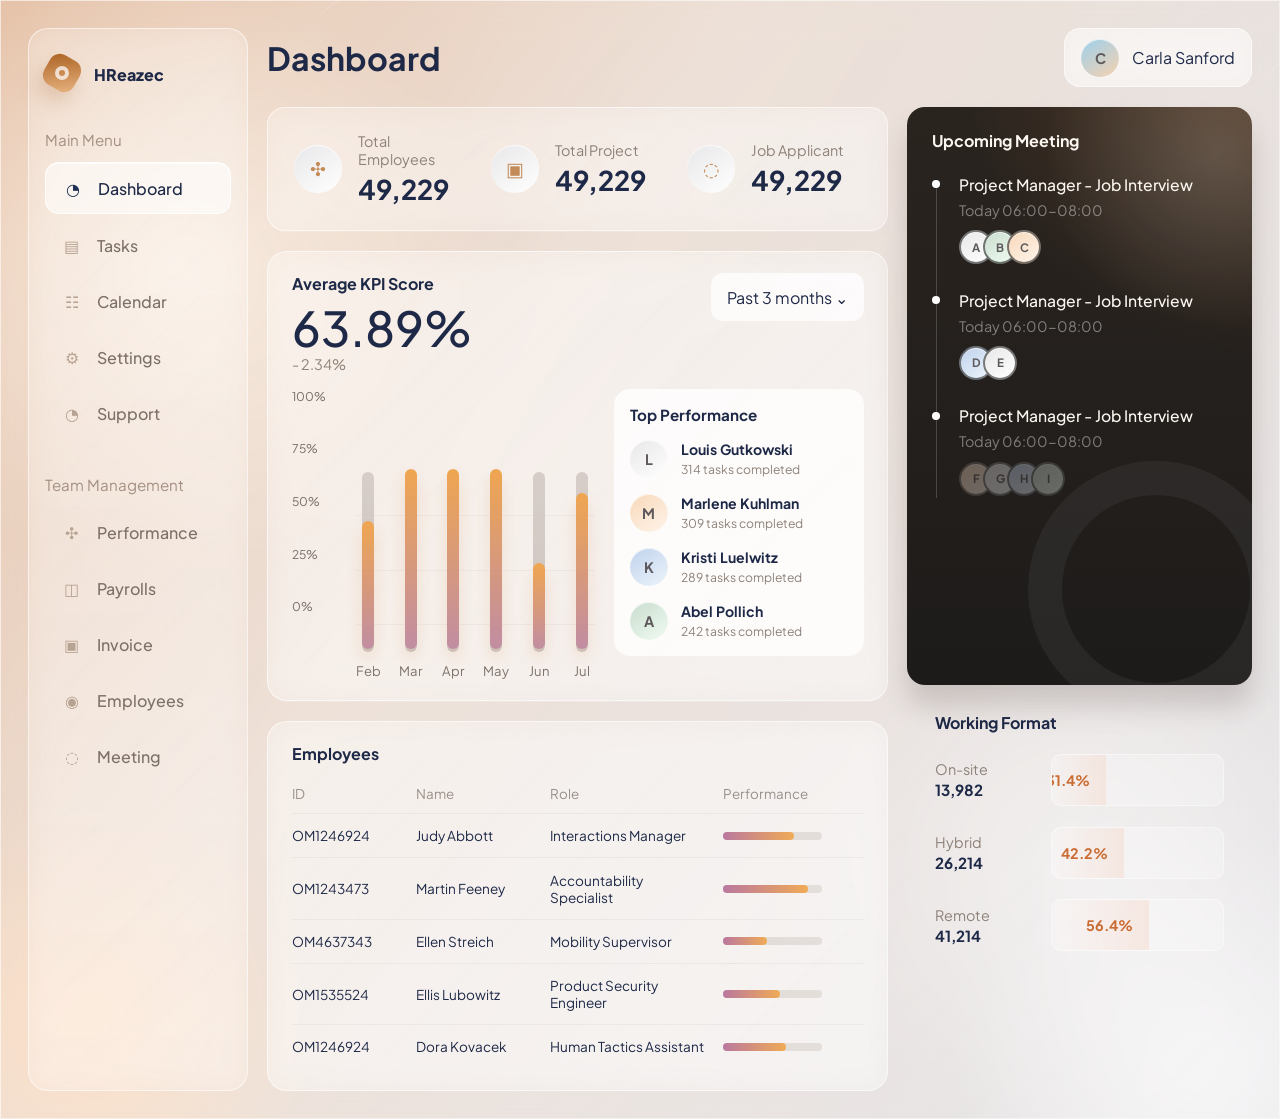
<file: Htet_Aung/index.html>
<!DOCTYPE html>
<html lang="en">
<head>
  <meta charset="UTF-8">
  <meta name="viewport" content="width=device-width, initial-scale=1.0">
  <title>Dashboard UI</title>
  <link rel="preconnect" href="https://fonts.googleapis.com">
  <link rel="preconnect" href="https://fonts.gstatic.com" crossorigin>
  <link href="https://fonts.googleapis.com/css2?family=Plus+Jakarta+Sans:wght@400;500;600;700;800&display=swap" rel="stylesheet">
  <link rel="stylesheet" href="style.css">
</head>
<body>
  <div class="page-shell">
    <div class="bg-orb orb-left"></div>
    <div class="bg-orb orb-right"></div>
    <div class="bg-curve"></div>

    <main class="dashboard">
      <aside class="sidebar panel">
        <div class="brand">
          <div class="brand-mark">
            <span></span>
          </div>
          <div class="brand-name">HReazec</div>
        </div>

        <div class="menu-group">
          <p class="menu-label">Main Menu</p>
          <nav class="menu-list">
            <a class="menu-item active" href="#">
              <span class="menu-icon">◔</span>
              <span>Dashboard</span>
            </a>
            <a class="menu-item" href="#">
              <span class="menu-icon">▤</span>
              <span>Tasks</span>
            </a>
            <a class="menu-item" href="#">
              <span class="menu-icon">☷</span>
              <span>Calendar</span>
            </a>
            <a class="menu-item" href="#">
              <span class="menu-icon">⚙</span>
              <span>Settings</span>
            </a>
            <a class="menu-item" href="#">
              <span class="menu-icon">◔</span>
              <span>Support</span>
            </a>
          </nav>
        </div>

        <div class="menu-group">
          <p class="menu-label">Team Management</p>
          <nav class="menu-list">
            <a class="menu-item" href="#">
              <span class="menu-icon">✣</span>
              <span>Performance</span>
            </a>
            <a class="menu-item" href="#">
              <span class="menu-icon">◫</span>
              <span>Payrolls</span>
            </a>
            <a class="menu-item" href="#">
              <span class="menu-icon">▣</span>
              <span>Invoice</span>
            </a>
            <a class="menu-item" href="#">
              <span class="menu-icon">◉</span>
              <span>Employees</span>
            </a>
            <a class="menu-item" href="#">
              <span class="menu-icon">◌</span>
              <span>Meeting</span>
            </a>
          </nav>
        </div>
      </aside>

      <section class="main-content">
        <header class="topbar">
          <h1>Dashboard</h1>
          <div class="profile-chip panel">
            <div class="avatar avatar-main">C</div>
            <span>Carla Sanford</span>
          </div>
        </header>

        <div class="content-grid">
          <div class="left-column">
            <section class="stats-row panel">
              <article class="stat-item">
                <div class="stat-icon">✣</div>
                <div>
                  <p>Total Employees</p>
                  <h2>49,229</h2>
                </div>
              </article>
              <article class="stat-item">
                <div class="stat-icon">▣</div>
                <div>
                  <p>Total Project</p>
                  <h2>49,229</h2>
                </div>
              </article>
              <article class="stat-item">
                <div class="stat-icon">◌</div>
                <div>
                  <p>Job Applicant</p>
                  <h2>49,229</h2>
                </div>
              </article>
            </section>

            <section class="kpi-card panel">
              <div class="card-head">
                <div>
                  <h2>Average KPI Score</h2>
                  <div class="score-block">
                    <strong>63.89%</strong>
                    <span>- 2.34%</span>
                  </div>
                </div>
                <button class="period-btn">Past 3 months <span>⌄</span></button>
              </div>

              <div class="kpi-layout">
                <div class="chart-area">
                  <div class="chart-grid">
                    <span>100%</span>
                    <span>75%</span>
                    <span>50%</span>
                    <span>25%</span>
                    <span>0%</span>
                  </div>
                  <div class="bars">
                    <div class="bar-group" style="--value:46%; --cap:100%;">
                      <div class="bar-fill"></div>
                      <p>Feb</p>
                    </div>
                    <div class="bar-group" style="--value:82%; --cap:100%;">
                      <div class="bar-fill"></div>
                      <p>Mar</p>
                    </div>
                    <div class="bar-group" style="--value:66%; --cap:100%;">
                      <div class="bar-fill"></div>
                      <p>Apr</p>
                    </div>
                    <div class="bar-group" style="--value:67%; --cap:100%;">
                      <div class="bar-fill"></div>
                      <p>May</p>
                    </div>
                    <div class="bar-group" style="--value:31%; --cap:100%;">
                      <div class="bar-fill"></div>
                      <p>Jun</p>
                    </div>
                    <div class="bar-group" style="--value:56%; --cap:100%;">
                      <div class="bar-fill"></div>
                      <p>Jul</p>
                    </div>
                  </div>
                </div>

                <aside class="performance-card">
                  <h3>Top Performance</h3>
                  <div class="performer-list">
                    <div class="performer">
                      <div class="avatar">L</div>
                      <div>
                        <strong>Louis Gutkowski</strong>
                        <p>314 tasks completed</p>
                      </div>
                    </div>
                    <div class="performer">
                      <div class="avatar peach">M</div>
                      <div>
                        <strong>Marlene Kuhlman</strong>
                        <p>309 tasks completed</p>
                      </div>
                    </div>
                    <div class="performer">
                      <div class="avatar blue">K</div>
                      <div>
                        <strong>Kristi Luelwitz</strong>
                        <p>289 tasks completed</p>
                      </div>
                    </div>
                    <div class="performer">
                      <div class="avatar green">A</div>
                      <div>
                        <strong>Abel Pollich</strong>
                        <p>242 tasks completed</p>
                      </div>
                    </div>
                  </div>
                </aside>
              </div>
            </section>

            <section class="employees-card panel">
              <h2>Employees</h2>
              <div class="employee-table">
                <div class="table-head">
                  <span>ID</span>
                  <span>Name</span>
                  <span>Role</span>
                  <span>Performance</span>
                  <span></span>
                </div>

                <div class="table-row">
                  <span>OM1246924</span>
                  <span>Judy Abbott</span>
                  <span>Interactions Manager</span>
                  <span class="progress-cell"><i style="--progress:72%"></i></span>
                </div>
                <div class="table-row">
                  <span>OM1243473</span>
                  <span>Martin Feeney</span>
                  <span>Accountability Specialist</span>
                  <span class="progress-cell"><i style="--progress:86%"></i></span>
                </div>
                <div class="table-row">
                  <span>OM4637343</span>
                  <span>Ellen Streich</span>
                  <span>Mobility Supervisor</span>
                  <span class="progress-cell"><i style="--progress:44%"></i></span>
                </div>
                <div class="table-row">
                  <span>OM1535524</span>
                  <span>Ellis Lubowitz</span>
                  <span>Product Security Engineer</span>
                  <span class="progress-cell"><i style="--progress:58%"></i></span>
                </div>
                <div class="table-row">
                  <span>OM1246924</span>
                  <span>Dora Kovacek</span>
                  <span>Human Tactics Assistant</span>
                  <span class="progress-cell"><i style="--progress:64%"></i></span>
                </div>
              </div>
            </section>
          </div>

          <aside class="right-column">
            <section class="meeting-card">
              <div class="meeting-glow"></div>
              <h2>Upcoming Meeting</h2>

              <div class="meeting-list">
                <article class="meeting-item">
                  <div class="timeline-dot"></div>
                  <div class="meeting-content">
                    <h3>Project Manager - Job Interview</h3>
                    <p>Today 06:00-08:00</p>
                    <div class="avatar-stack">
                      <span class="avatar small">A</span>
                      <span class="avatar small green">B</span>
                      <span class="avatar small peach">C</span>
                    </div>
                  </div>
                </article>

                <article class="meeting-item">
                  <div class="timeline-dot"></div>
                  <div class="meeting-content">
                    <h3>Project Manager - Job Interview</h3>
                    <p>Today 06:00-08:00</p>
                    <div class="avatar-stack">
                      <span class="avatar small blue">D</span>
                      <span class="avatar small">E</span>
                    </div>
                  </div>
                </article>

                <article class="meeting-item">
                  <div class="timeline-dot"></div>
                  <div class="meeting-content">
                    <h3>Project Manager - Job Interview</h3>
                    <p>Today 06:00-08:00</p>
                    <div class="avatar-stack faded">
                      <span class="avatar small peach">F</span>
                      <span class="avatar small">G</span>
                      <span class="avatar small blue">H</span>
                      <span class="avatar small green">I</span>
                    </div>
                  </div>
                </article>
              </div>
            </section>

            <section class="work-card">
              <h2>Working Format</h2>
              <div class="work-item">
                <div>
                  <p>On-site</p>
                  <strong>13,982</strong>
                </div>
                <div class="work-bar"><span style="width: 31.4%;">31.4%</span></div>
              </div>
              <div class="work-item">
                <div>
                  <p>Hybrid</p>
                  <strong>26,214</strong>
                </div>
                <div class="work-bar"><span style="width: 42.2%;">42.2%</span></div>
              </div>
              <div class="work-item">
                <div>
                  <p>Remote</p>
                  <strong>41,214</strong>
                </div>
                <div class="work-bar"><span style="width: 56.4%;">56.4%</span></div>
              </div>
            </section>
          </aside>
        </div>
      </section>
    </main>
  </div>
</body>
</html>
</file>
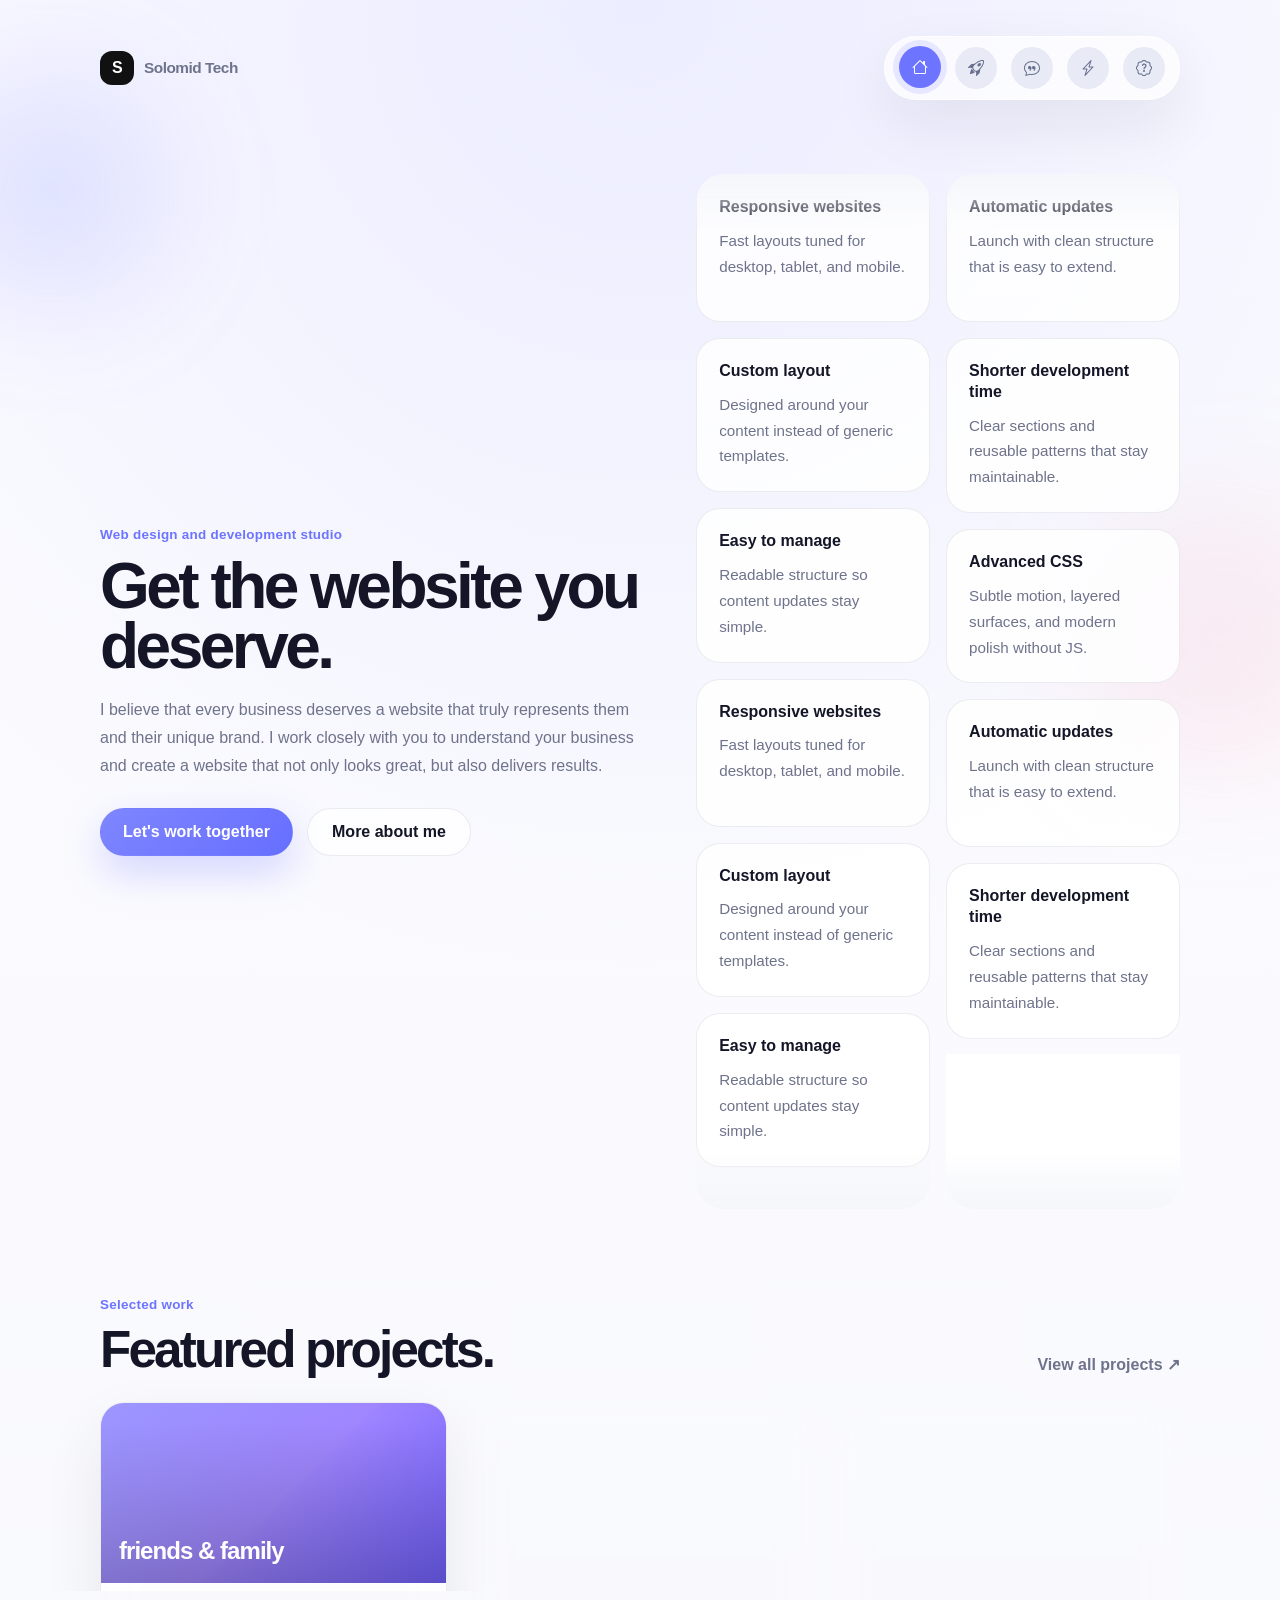
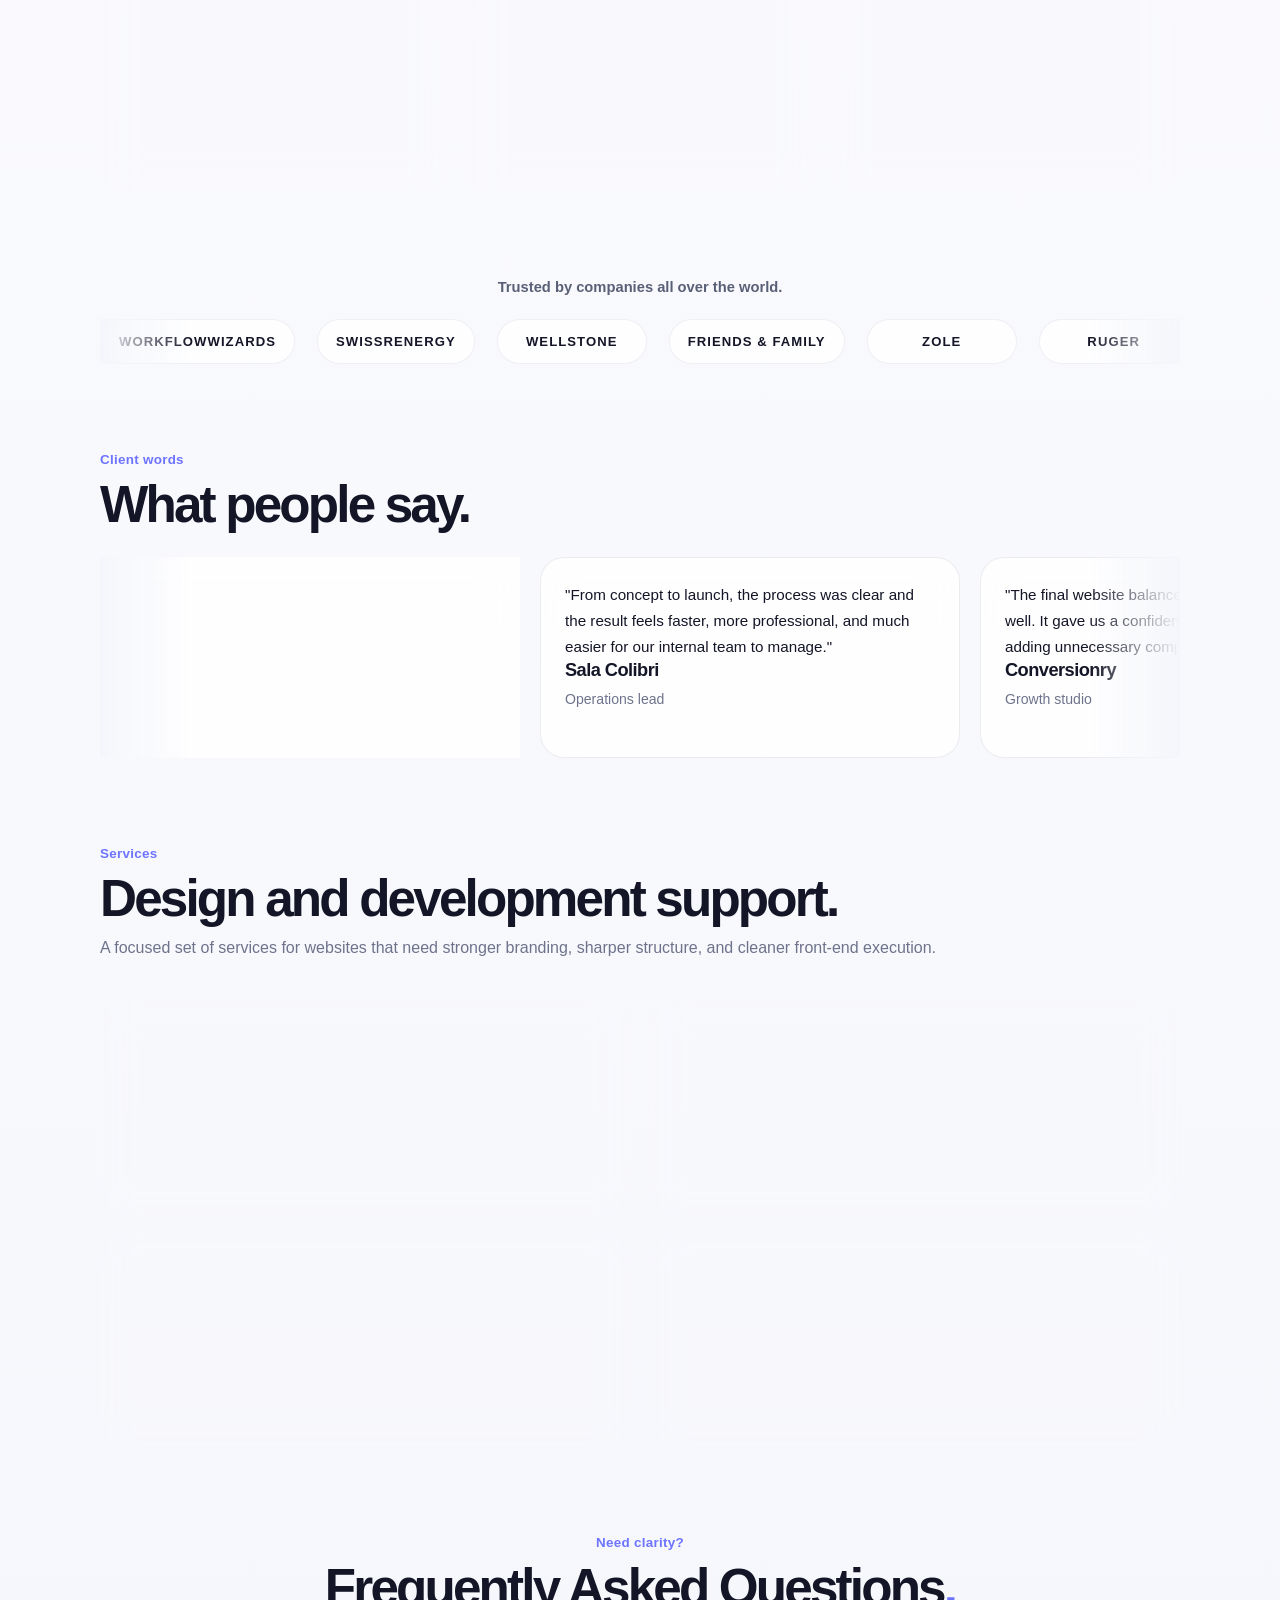
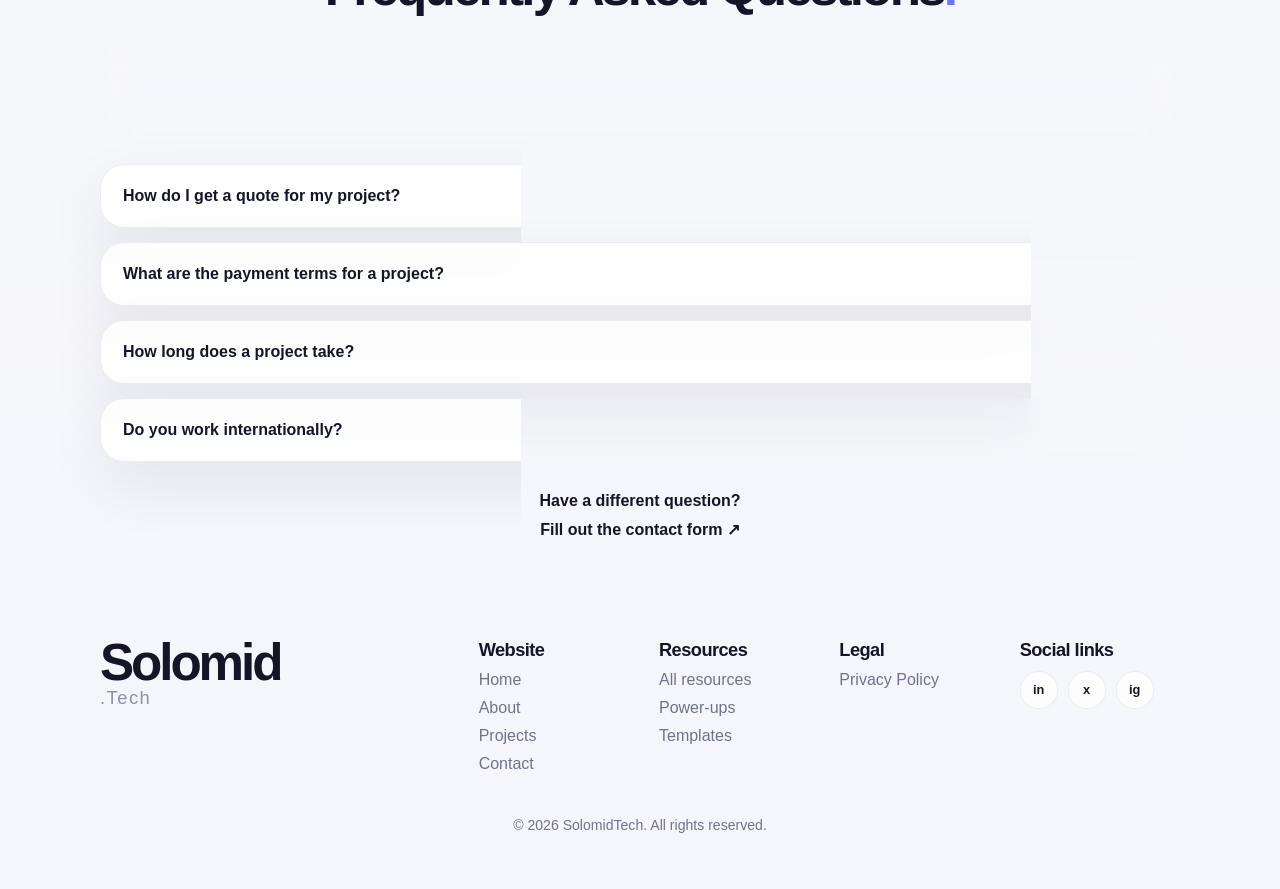
<file: Htun_Lin/index.html>
<!DOCTYPE html>
<html lang="en">
<head>
  <meta charset="UTF-8">
  <meta name="viewport" content="width=device-width, initial-scale=1.0">
  <title>Solomid Tech</title>
  <link rel="stylesheet" href="style.css">
</head>
<body>
  <div class="page-shell">
    <header class="site-header">
      <a class="brand" href="#">
        <span class="brand-mark">S</span>
        <span class="brand-text">Solomid Tech</span>
      </a>

      <nav class="top-nav" aria-label="Primary">
        <a class="nav-dot active" href="#hero" aria-label="Home">
          <svg xmlns="http://www.w3.org/2000/svg" width="16" height="16" fill="currentColor" class="bi bi-house" viewBox="0 0 16 16">
            <path d="M8.707 1.5a1 1 0 0 0-1.414 0L.646 8.146a.5.5 0 0 0 .708.708L2 8.207V13.5A1.5 1.5 0 0 0 3.5 15h9a1.5 1.5 0 0 0 1.5-1.5V8.207l.646.647a.5.5 0 0 0 .708-.708L13 5.793V2.5a.5.5 0 0 0-.5-.5h-1a.5.5 0 0 0-.5.5v1.293zM13 7.207V13.5a.5.5 0 0 1-.5.5h-9a.5.5 0 0 1-.5-.5V7.207l5-5z"/>
          </svg>
        </a>
        <a class="nav-dot" href="#projects" aria-label="Projects">
          <svg xmlns="http://www.w3.org/2000/svg" width="16" height="16" fill="currentColor" class="bi bi-rocket-takeoff" viewBox="0 0 16 16">
            <path d="M9.752 6.193c.599.6 1.73.437 2.528-.362s.96-1.932.362-2.531c-.599-.6-1.73-.438-2.528.361-.798.8-.96 1.933-.362 2.532"/>
            <path d="M15.811 3.312c-.363 1.534-1.334 3.626-3.64 6.218l-.24 2.408a2.56 2.56 0 0 1-.732 1.526L8.817 15.85a.51.51 0 0 1-.867-.434l.27-1.899c.04-.28-.013-.593-.131-.956a9 9 0 0 0-.249-.657l-.082-.202c-.815-.197-1.578-.662-2.191-1.277-.614-.615-1.079-1.379-1.275-2.195l-.203-.083a10 10 0 0 0-.655-.248c-.363-.119-.675-.172-.955-.132l-1.896.27A.51.51 0 0 1 .15 7.17l2.382-2.386c.41-.41.947-.67 1.524-.734h.006l2.4-.238C9.005 1.55 11.087.582 12.623.208c.89-.217 1.59-.232 2.08-.188.244.023.435.06.57.093q.1.026.16.045c.184.06.279.13.351.295l.029.073a3.5 3.5 0 0 1 .157.721c.055.485.051 1.178-.159 2.065m-4.828 7.475.04-.04-.107 1.081a1.54 1.54 0 0 1-.44.913l-1.298 1.3.054-.38c.072-.506-.034-.993-.172-1.418a9 9 0 0 0-.164-.45c.738-.065 1.462-.38 2.087-1.006M5.205 5c-.625.626-.94 1.351-1.004 2.09a9 9 0 0 0-.45-.164c-.424-.138-.91-.244-1.416-.172l-.38.054 1.3-1.3c.245-.246.566-.401.91-.44l1.08-.107zm9.406-3.961c-.38-.034-.967-.027-1.746.163-1.558.38-3.917 1.496-6.937 4.521-.62.62-.799 1.34-.687 2.051.107.676.483 1.362 1.048 1.928.564.565 1.25.941 1.924 1.049.71.112 1.429-.067 2.048-.688 3.079-3.083 4.192-5.444 4.556-6.987.183-.771.18-1.345.138-1.713a3 3 0 0 0-.045-.283 3 3 0 0 0-.3-.041Z"/>
            <path d="M7.009 12.139a7.6 7.6 0 0 1-1.804-1.352A7.6 7.6 0 0 1 3.794 8.86c-1.102.992-1.965 5.054-1.839 5.18.125.126 3.936-.896 5.054-1.902Z"/>
          </svg>
        </a>
        <a class="nav-dot" href="#testimonials" aria-label="Testimonials">
          <svg xmlns="http://www.w3.org/2000/svg" width="16" height="16" fill="currentColor" class="bi bi-chat-quote" viewBox="0 0 16 16">
            <path d="M2.678 11.894a1 1 0 0 1 .287.801 11 11 0 0 1-.398 2c1.395-.323 2.247-.697 2.634-.893a1 1 0 0 1 .71-.074A8 8 0 0 0 8 14c3.996 0 7-2.807 7-6s-3.004-6-7-6-7 2.808-7 6c0 1.468.617 2.83 1.678 3.894m-.493 3.905a22 22 0 0 1-.713.129c-.2.032-.352-.176-.273-.362a10 10 0 0 0 .244-.637l.003-.01c.248-.72.45-1.548.524-2.319C.743 11.37 0 9.76 0 8c0-3.866 3.582-7 8-7s8 3.134 8 7-3.582 7-8 7a9 9 0 0 1-2.347-.306c-.52.263-1.639.742-3.468 1.105"/>
            <path d="M7.066 6.76A1.665 1.665 0 0 0 4 7.668a1.667 1.667 0 0 0 2.561 1.406c-.131.389-.375.804-.777 1.22a.417.417 0 0 0 .6.58c1.486-1.54 1.293-3.214.682-4.112zm4 0A1.665 1.665 0 0 0 8 7.668a1.667 1.667 0 0 0 2.561 1.406c-.131.389-.375.804-.777 1.22a.417.417 0 0 0 .6.58c1.486-1.54 1.293-3.214.682-4.112z"/>
          </svg>
        </a>
        <a class="nav-dot" href="#services" aria-label="Services">
          <svg xmlns="http://www.w3.org/2000/svg" width="16" height="16" fill="currentColor" class="bi bi-lightning-charge" viewBox="0 0 16 16">
            <path d="M11.251.068a.5.5 0 0 1 .227.58L9.677 6.5H13a.5.5 0 0 1 .364.843l-8 8.5a.5.5 0 0 1-.842-.49L6.323 9.5H3a.5.5 0 0 1-.364-.843l8-8.5a.5.5 0 0 1 .615-.09zM4.157 8.5H7a.5.5 0 0 1 .478.647L6.11 13.59l5.732-6.09H9a.5.5 0 0 1-.478-.647L9.89 2.41z"/>
          </svg>
        </a>
        <a class="nav-dot" href="#faq" aria-label="FAQ">
          <svg xmlns="http://www.w3.org/2000/svg" width="16" height="16" fill="currentColor" class="bi bi-patch-question" viewBox="0 0 16 16">
            <path d="M8.05 9.6c.336 0 .504-.24.554-.627.04-.534.198-.815.847-1.26.673-.475 1.049-1.09 1.049-1.986 0-1.325-.92-2.227-2.262-2.227-1.02 0-1.792.492-2.1 1.29A1.7 1.7 0 0 0 6 5.48c0 .393.203.64.545.64.272 0 .455-.147.564-.51.158-.592.525-.915 1.074-.915.61 0 1.03.446 1.03 1.084 0 .563-.208.885-.822 1.325-.619.433-.926.914-.926 1.64v.111c0 .428.208.745.585.745"/>
            <path d="m10.273 2.513-.921-.944.715-.698.622.637.89-.011a2.89 2.89 0 0 1 2.924 2.924l-.01.89.636.622a2.89 2.89 0 0 1 0 4.134l-.637.622.011.89a2.89 2.89 0 0 1-2.924 2.924l-.89-.01-.622.636a2.89 2.89 0 0 1-4.134 0l-.622-.637-.89.011a2.89 2.89 0 0 1-2.924-2.924l.01-.89-.636-.622a2.89 2.89 0 0 1 0-4.134l.637-.622-.011-.89a2.89 2.89 0 0 1 2.924-2.924l.89.01.622-.636a2.89 2.89 0 0 1 4.134 0l-.715.698a1.89 1.89 0 0 0-2.704 0l-.92.944-1.32-.016a1.89 1.89 0 0 0-1.911 1.912l.016 1.318-.944.921a1.89 1.89 0 0 0 0 2.704l.944.92-.016 1.32a1.89 1.89 0 0 0 1.912 1.911l1.318-.016.921.944a1.89 1.89 0 0 0 2.704 0l.92-.944 1.32.016a1.89 1.89 0 0 0 1.911-1.912l-.016-1.318.944-.921a1.89 1.89 0 0 0 0-2.704l-.944-.92.016-1.32a1.89 1.89 0 0 0-1.912-1.911z"/>
            <path d="M7.001 11a1 1 0 1 1 2 0 1 1 0 0 1-2 0"/>
          </svg>
        </a>
      </nav>
    </header>

    <main>
      <section class="hero section" id="hero">
        <div class="hero-copy">
          <p class="eyebrow">Web design and development studio</p>
          <h1>Get the website you deserve.</h1>
          <p class="hero-text">
            I believe that every business deserves a website that truly represents them
            and their unique brand. I work closely with you to understand your business
            and create a website that not only looks great, but also delivers results.
          </p>
          <div class="hero-actions">
            <a class="button primary" href="#contact">Let's work together</a>
            <a class="button ghost" href="#services">More about me</a>
          </div>
        </div>

        <div class="hero-grid">
          <div class="hero-column hero-column-left">
            <div class="hero-column-track">
              <article class="mini-card">
                <h2>Responsive websites</h2>
                <p>Fast layouts tuned for desktop, tablet, and mobile.</p>
              </article>
              <article class="mini-card">
                <h2>Custom layout</h2>
                <p>Designed around your content instead of generic templates.</p>
              </article>
              <article class="mini-card">
                <h2>Easy to manage</h2>
                <p>Readable structure so content updates stay simple.</p>
              </article>
              <article class="mini-card" aria-hidden="true">
                <h2>Responsive websites</h2>
                <p>Fast layouts tuned for desktop, tablet, and mobile.</p>
              </article>
              <article class="mini-card" aria-hidden="true">
                <h2>Custom layout</h2>
                <p>Designed around your content instead of generic templates.</p>
              </article>
              <article class="mini-card" aria-hidden="true">
                <h2>Easy to manage</h2>
                <p>Readable structure so content updates stay simple.</p>
              </article>
            </div>
          </div>

          <div class="hero-column hero-column-right">
            <div class="hero-column-track">
              <article class="mini-card">
                <h2>Automatic updates</h2>
                <p>Launch with clean structure that is easy to extend.</p>
              </article>
              <article class="mini-card">
                <h2>Shorter development time</h2>
                <p>Clear sections and reusable patterns that stay maintainable.</p>
              </article>
              <article class="mini-card">
                <h2>Advanced CSS</h2>
                <p>Subtle motion, layered surfaces, and modern polish without JS.</p>
              </article>
              <article class="mini-card" aria-hidden="true">
                <h2>Automatic updates</h2>
                <p>Launch with clean structure that is easy to extend.</p>
              </article>
              <article class="mini-card" aria-hidden="true">
                <h2>Shorter development time</h2>
                <p>Clear sections and reusable patterns that stay maintainable.</p>
              </article>
              <article class="mini-card" aria-hidden="true">
                <h2>Advanced CSS</h2>
                <p>Subtle motion, layered surfaces, and modern polish without JS.</p>
              </article>
            </div>
          </div>
        </div>
      </section>

      <section class="projects section" id="projects">
        <div class="section-heading">
          <div>
            <p class="eyebrow">Selected work</p>
            <h2>Featured projects.</h2>
          </div>
          <a class="section-link" href="#">View all projects</a>
        </div>

        <div class="project-grid">
          <article class="project-card">
            <div class="project-visual project-visual-purple">
              <span>friends &amp; family</span>
            </div>
            <div class="project-body">
              <h3>Friends &amp; Family</h3>
              <p>Directory and contact experience with a soft editorial feel.</p>
              <div class="tags">
                <span>Directory</span>
                <span>UI Design</span>
                <span>CMS</span>
              </div>
              <a href="#">Go to project</a>
            </div>
          </article>

          <article class="project-card">
            <div class="project-visual project-visual-dark">
              <span>SwissRenergy</span>
            </div>
            <div class="project-body">
              <h3>SwissRenergy</h3>
              <p>Clean, technical presentation for an energy-focused company site.</p>
              <div class="tags">
                <span>Corporate</span>
                <span>Landing Page</span>
                <span>Brand</span>
              </div>
              <a href="#">Go to project</a>
            </div>
          </article>

          <article class="project-card">
            <div class="project-visual project-visual-coral">
              <span>SEO Summit 2023</span>
            </div>
            <div class="project-body">
              <h3>SEO Summit 2023</h3>
              <p>Conference style landing page with bold callouts and event energy.</p>
              <div class="tags">
                <span>Event</span>
                <span>Marketing</span>
                <span>Conversion</span>
              </div>
              <a href="#">Go to project</a>
            </div>
          </article>
        </div>
      </section>

      <section class="logos section">
        <p class="logos-title">Trusted by companies all over the world.</p>
        <div class="logo-marquee">
          <div class="logo-track">
            <span>WORKFLOWWIZARDS</span>
            <span>SwissRenergy</span>
            <span>WELLSTONE</span>
            <span>Friends &amp; Family</span>
            <span>ZOLE</span>
            <span>Ruger</span>
            <span>WORKFLOWWIZARDS</span>
            <span>SwissRenergy</span>
            <span>WELLSTONE</span>
            <span>Friends &amp; Family</span>
            <span>ZOLE</span>
            <span>Ruger</span>
          </div>
        </div>
      </section>

      <section class="testimonials section" id="testimonials">
        <div class="section-heading">
          <div>
            <p class="eyebrow">Client words</p>
            <h2>What people say.</h2>
          </div>
        </div>

        <div class="testimonials-marquee">
          <div class="testimonial-track">
            <article class="testimonial-card">
              <p class="quote">
                "Over the past year, Solomid Tech transformed our buzzing real-estate
                platform into a crisp, conversion-driven site. The design feels calm,
                premium, and easy for our clients to trust."
              </p>
              <h3>Digity.</h3>
              <span>Product team</span>
            </article>

            <article class="testimonial-card">
              <p class="quote">
                "From concept to launch, the process was clear and the result feels
                faster, more professional, and much easier for our internal team to manage."
              </p>
              <h3>Sala Colibri</h3>
              <span>Operations lead</span>
            </article>

            <article class="testimonial-card">
              <p class="quote">
                "The final website balanced branding and performance well. It gave us a
                confident online presence without adding unnecessary complexity."
              </p>
              <h3>Conversionry</h3>
              <span>Growth studio</span>
            </article>

            <article class="testimonial-card" aria-hidden="true">
              <p class="quote">
                "Over the past year, Solomid Tech transformed our buzzing real-estate
                platform into a crisp, conversion-driven site. The design feels calm,
                premium, and easy for our clients to trust."
              </p>
              <h3>Digity.</h3>
              <span>Product team</span>
            </article>

            <article class="testimonial-card" aria-hidden="true">
              <p class="quote">
                "From concept to launch, the process was clear and the result feels
                faster, more professional, and much easier for our internal team to manage."
              </p>
              <h3>Sala Colibri</h3>
              <span>Operations lead</span>
            </article>

            <article class="testimonial-card" aria-hidden="true">
              <p class="quote">
                "The final website balanced branding and performance well. It gave us a
                confident online presence without adding unnecessary complexity."
              </p>
              <h3>Conversionry</h3>
              <span>Growth studio</span>
            </article>
          </div>
        </div>
      </section>

      <section class="services section" id="services">
        <div class="section-heading">
          <div>
            <p class="eyebrow">Services</p>
            <h2>Design and development support.</h2>
            <p class="section-copy">
              A focused set of services for websites that need stronger branding,
              sharper structure, and cleaner front-end execution.
            </p>
          </div>
        </div>

        <div class="service-grid">
          <article class="service-card">
            <div class="icon blue"></div>
            <h3>Webflow development</h3>
            <p>I build responsive websites that not only look great, but also deliver results and stay easy to manage.</p>
            <a href="#contact">Request a quote</a>
          </article>

          <article class="service-card">
            <div class="icon indigo"></div>
            <h3>Migrate to Webflow</h3>
            <p>I help migrate your existing website to improve performance, editing flow, and maintainability.</p>
            <a href="#contact">Request a quote</a>
          </article>

          <article class="service-card">
            <div class="icon sky"></div>
            <h3>Webflow improvement</h3>
            <p>Already have a website? I can refine the structure, polish the interface, and improve the overall experience.</p>
            <a href="#contact">Request a quote</a>
          </article>

          <article class="service-card">
            <div class="icon lilac"></div>
            <h3>SEO optimization</h3>
            <p>Better content structure, metadata, and page hierarchy so your website performs better in search.</p>
            <a href="#contact">Request a quote</a>
          </article>
        </div>
      </section>

      <section class="faq section" id="faq">
        <div class="section-heading centered">
          <div>
            <p class="eyebrow">Need clarity?</p>
            <h2>Frequently Asked Questions<span class="accent">.</span></h2>
          </div>
        </div>

        <div class="faq-list">
          <details open>
            <summary>How much will my project cost?</summary>
            <p>Pricing depends on scope, content volume, and delivery speed. Most projects start with a short discovery phase and a clear quote.</p>
          </details>
          <details>
            <summary>How do I get a quote for my project?</summary>
            <p>Send your goals, required pages, references, and timeline. I will break the scope down and return a practical estimate.</p>
          </details>
          <details>
            <summary>What are the payment terms for a project?</summary>
            <p>Typical terms are split into an upfront deposit and a final payment before launch, adjusted by project size.</p>
          </details>
          <details>
            <summary>How long does a project take?</summary>
            <p>Simple landing pages can take around one to two weeks. Larger marketing sites usually take longer depending on content readiness.</p>
          </details>
          <details>
            <summary>Do you work internationally?</summary>
            <p>Yes. The process is structured around async updates and clear checkpoints, so remote collaboration works well.</p>
          </details>
        </div>

        <div class="faq-cta" id="contact">
          <p>Have a different question?</p>
          <a href="mailto:hello@solomid.tech">Fill out the contact form</a>
        </div>
      </section>
    </main>

    <footer class="site-footer">
      <div class="footer-brand">
        <span class="footer-title">Solomid</span>
        <span class="footer-subtitle">.Tech</span>
      </div>

      <div class="footer-links">
        <div>
          <h3>Website</h3>
          <a href="#hero">Home</a>
          <a href="#services">About</a>
          <a href="#projects">Projects</a>
          <a href="#contact">Contact</a>
        </div>
        <div>
          <h3>Resources</h3>
          <a href="#">All resources</a>
          <a href="#">Power-ups</a>
          <a href="#">Templates</a>
        </div>
        <div>
          <h3>Legal</h3>
          <a href="#">Privacy Policy</a>
        </div>
        <div>
          <h3>Social links</h3>
          <div class="socials">
            <a href="#" aria-label="LinkedIn">in</a>
            <a href="#" aria-label="Twitter">x</a>
            <a href="#" aria-label="Instagram">ig</a>
          </div>
        </div>
      </div>

      <p class="copyright">© 2026 SolomidTech. All rights reserved.</p>
    </footer>
  </div>
</body>
</html>
</file>
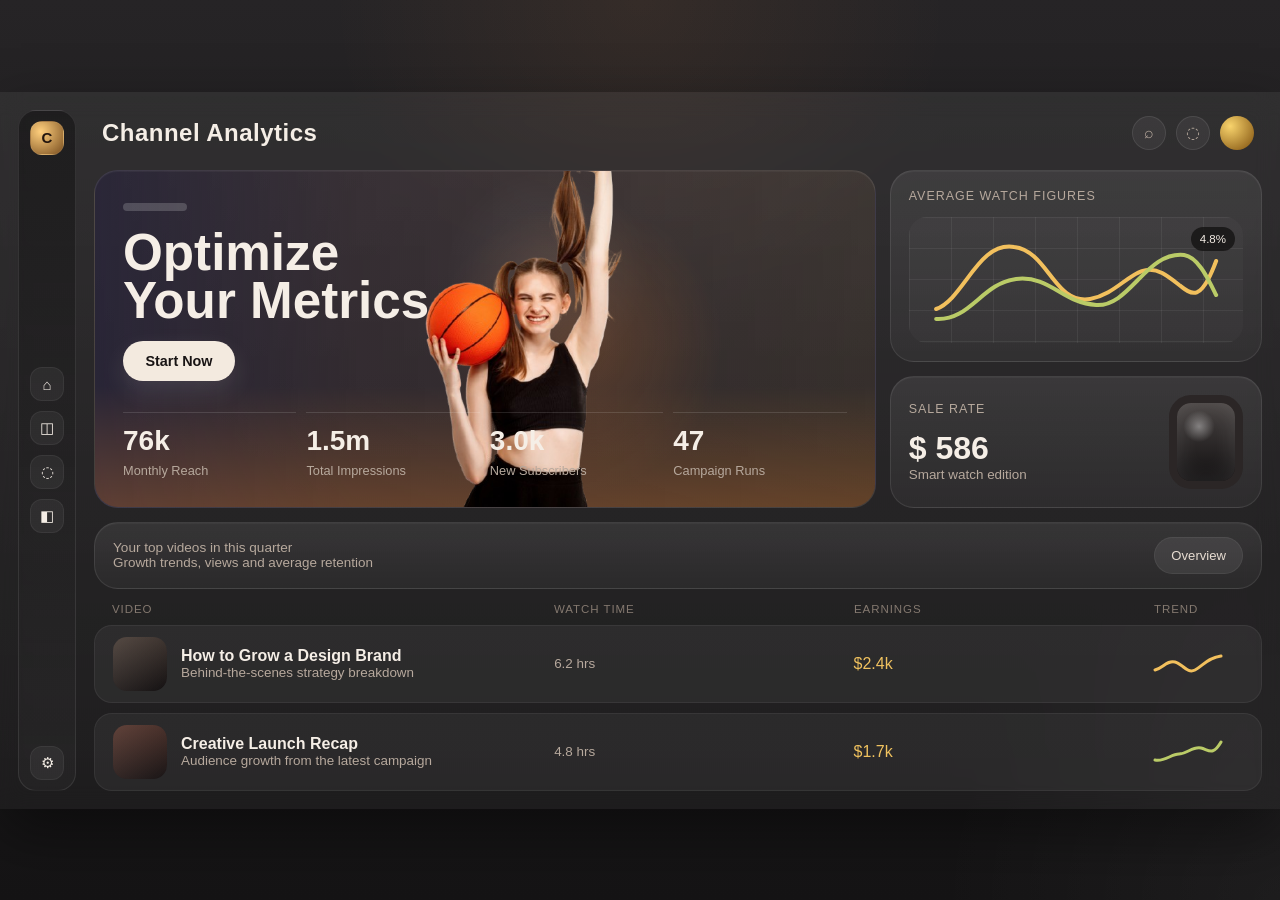
<file: Ruby/index.html>
<!DOCTYPE html>
<html lang="en">
<head>
    <meta charset="UTF-8">
    <meta name="viewport" content="width=device-width, initial-scale=1.0">
    <title>Channel Analytics</title>
    <link rel="stylesheet" href="./style.css">
</head>
<body>
    <section class="dashboard">
        <div class="frame">
            <aside class="sidebar">
                <div class="brand">C</div>
                <div class="nav">
                    <div class="nav-icon">⌂</div>
                    <div class="nav-icon">◫</div>
                    <div class="nav-icon">◌</div>
                    <div class="nav-icon">◧</div>
                </div>
                <div class="profile">⚙</div>
            </aside>

            <main class="main">
                <div class="topbar">
                    <div class="title">Channel Analytics</div>
                    <div class="toolbar">
                        <div class="tool">⌕</div>
                        <div class="tool">◌</div>
                        <div class="avatar"></div>
                    </div>
                </div>

                <section class="hero-grid">
                    <article class="card hero">
                        <div class="hero-copy">
                            <div class="eyebrow"></div>
                            <h1>Optimize<br>Your Metrics</h1>
                            <div class="cta">Start Now</div>
                        </div>

                        <div class="portrait" aria-hidden="true">
                            <!-- <div class="hair"></div>
                            <div class="head"></div>
                            <div class="body"></div> -->
                            <img src="./assets/img/hero.png" alt="Hero" style="scale: 0.7; transform: translateY(-50%);">
                        </div>

                        <div class="stats">
                            <div class="stat">
                                <strong>76k</strong>
                                <span>Monthly Reach</span>
                            </div>
                            <div class="stat">
                                <strong>1.5m</strong>
                                <span>Total Impressions</span>
                            </div>
                            <div class="stat">
                                <strong>3.0k</strong>
                                <span>New Subscribers</span>
                            </div>
                            <div class="stat">
                                <strong>47</strong>
                                <span>Campaign Runs</span>
                            </div>
                        </div>
                    </article>

                    <div class="side-stack">
                        <article class="card mini-card">
                            <p class="mini-label">Average watch figures</p>
                            <div class="chart-area">
                                <div class="chart-note">4.8%</div>
                                <svg class="line" viewBox="0 0 300 126" fill="none" xmlns="http://www.w3.org/2000/svg" aria-hidden="true">
                                    <path d="M10 92C38 82 52 24 88 30C122 34 128 88 164 82C196 76 210 42 236 56C262 70 270 98 290 44" stroke="#f2c05d" stroke-width="4" stroke-linecap="round"/>
                                    <path d="M10 102C44 104 56 66 90 62C124 58 136 86 170 88C204 90 220 34 258 38C272 40 282 62 290 78" stroke="#bacb67" stroke-width="4" stroke-linecap="round"/>
                                </svg>
                            </div>
                        </article>

                        <article class="card mini-card device-card">
                            <div>
                                <p class="mini-label">Sale rate</p>
                                <div class="price">$ 586</div>
                                <div class="muted">Smart watch edition</div>
                            </div>
                            <div class="watch"></div>
                        </article>
                    </div>
                </section>

                <section class="card strip">
                    <div>
                        <div class="strip-title">Your top videos in this quarter</div>
                        <div class="muted">Growth trends, views and average retention</div>
                    </div>
                    <div class="pill">Overview</div>
                </section>

                <section class="table">
                    <div class="table-head">
                        <div>Video</div>
                        <div>Watch Time</div>
                        <div>Earnings</div>
                        <div>Trend</div>
                    </div>

                    <article class="row">
                        <div class="track">
                            <div class="thumb"></div>
                            <div>
                                <strong>How to Grow a Design Brand</strong>
                                <span>Behind-the-scenes strategy breakdown</span>
                            </div>
                        </div>
                        <div class="muted">6.2 hrs</div>
                        <div class="accent">$2.4k</div>
                        <svg class="spark" viewBox="0 0 70 28" fill="none" xmlns="http://www.w3.org/2000/svg" aria-hidden="true">
                            <path d="M2 20C10 18 14 10 22 12C30 14 34 24 42 20C50 16 54 8 68 6" stroke="#f2c05d" stroke-width="3" stroke-linecap="round"/>
                        </svg>
                    </article>

                    <article class="row">
                        <div class="track">
                            <div class="thumb alt"></div>
                            <div>
                                <strong>Creative Launch Recap</strong>
                                <span>Audience growth from the latest campaign</span>
                            </div>
                        </div>
                        <div class="muted">4.8 hrs</div>
                        <div class="accent">$1.7k</div>
                        <svg class="spark" viewBox="0 0 70 28" fill="none" xmlns="http://www.w3.org/2000/svg" aria-hidden="true">
                            <path d="M2 22C12 24 18 16 26 16C34 16 40 8 48 10C56 12 60 18 68 4" stroke="#bacb67" stroke-width="3" stroke-linecap="round"/>
                        </svg>
                    </article>
                </section>
            </main>
        </div>
    </section>
</body>
</html>
</file>
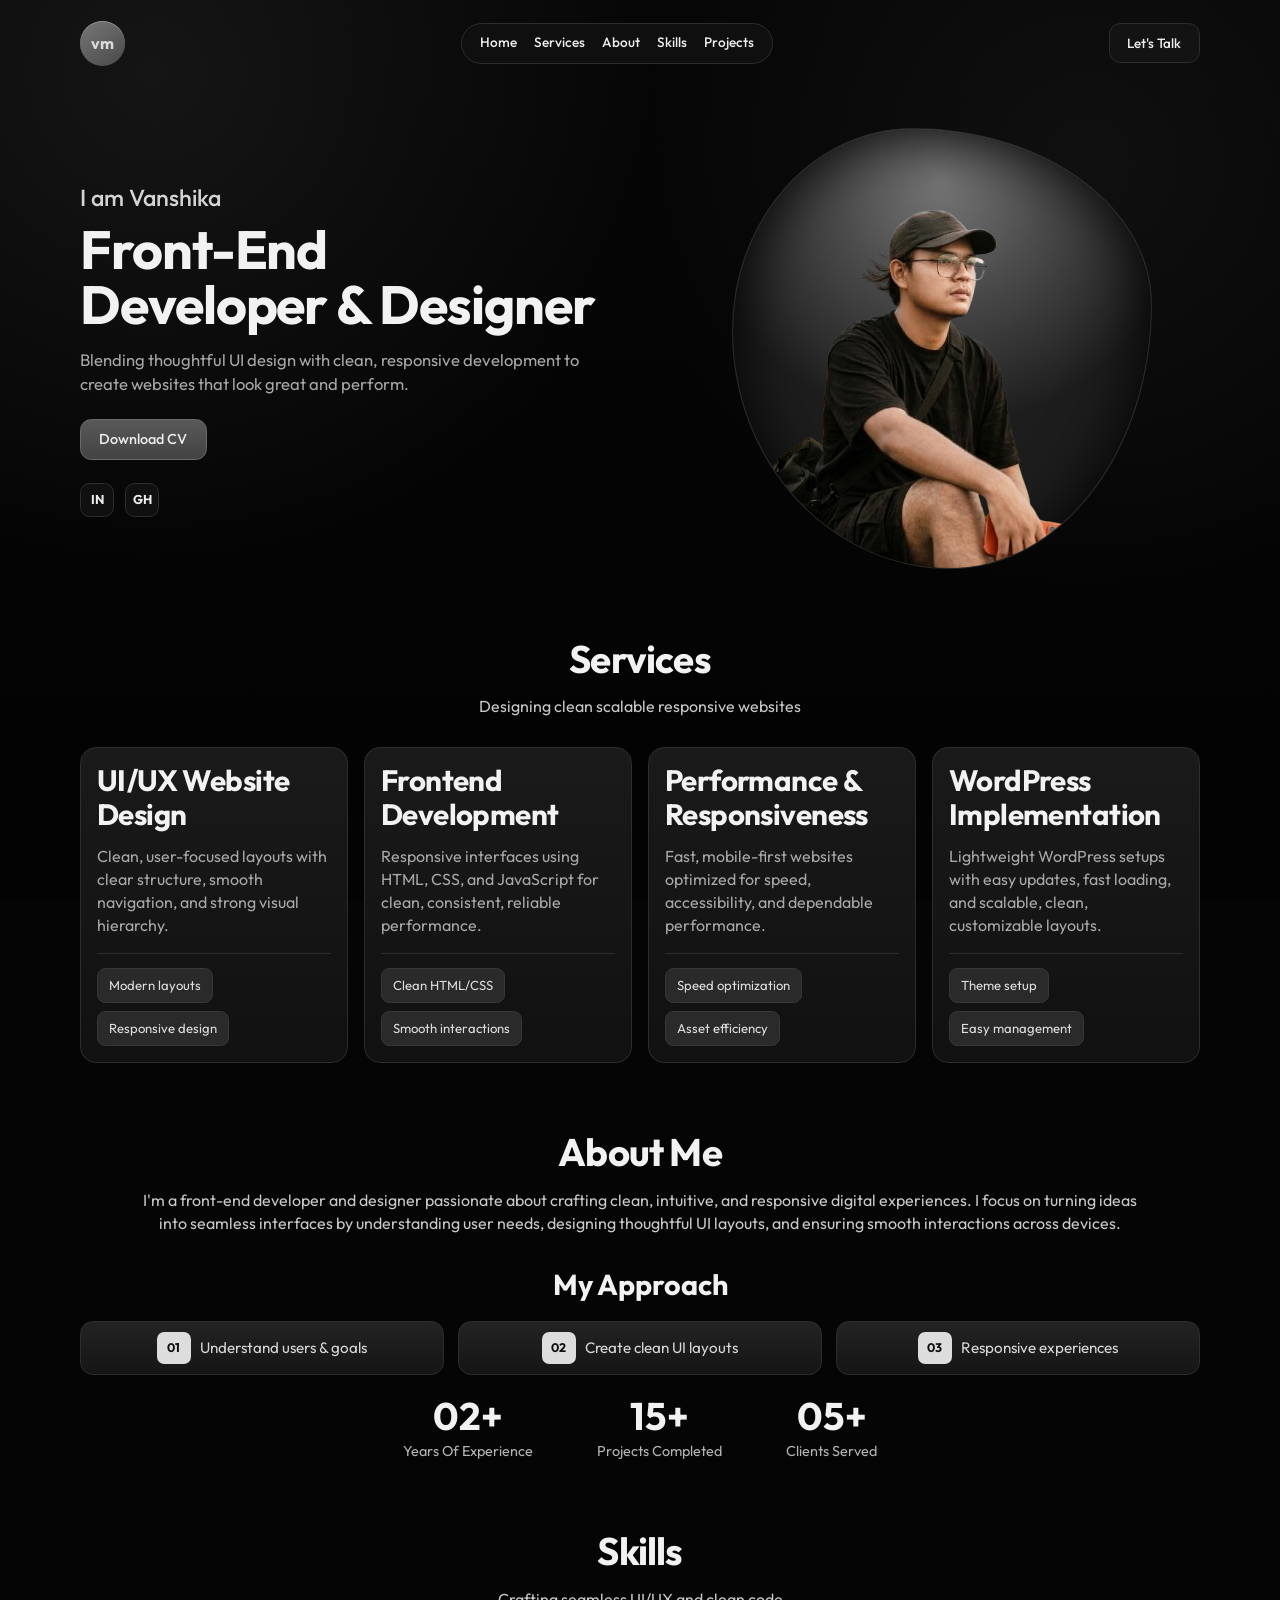
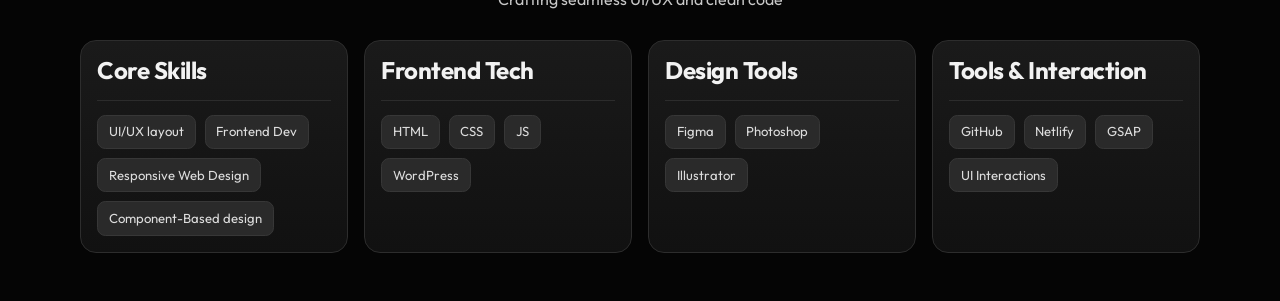
<file: Tun_Lin/index.html>
<!DOCTYPE html>
<html lang="en">
  <head>
    <meta charset="UTF-8" />
    <meta name="viewport" content="width=device-width, initial-scale=1.0" />
    <title>Portfolio UI</title>
    <link rel="preconnect" href="https://fonts.googleapis.com" />
    <link rel="preconnect" href="https://fonts.gstatic.com" crossorigin />
    <link
      href="https://fonts.googleapis.com/css2?family=Outfit:wght@300;400;500;600;700;800&display=swap"
      rel="stylesheet"
    />
    <link rel="stylesheet" href="style.css" />
  </head>
  <body>
    <div class="page-bg" aria-hidden="true"></div>

    <header class="topbar container">
      <a class="logo" href="#" aria-label="Home">vm</a>

      <nav class="nav-pill" aria-label="Main navigation">
        <a href="#home">Home</a>
        <a href="#services">Services</a>
        <a href="#about">About</a>
        <a href="#skills">Skills</a>
        <a href="#projects">Projects</a>
      </nav>

      <a class="talk-btn" href="#">Let's Talk</a>
    </header>

    <main>
      <section id="home" class="hero container section-gap">
        <div class="hero-copy">
          <p class="eyebrow">I am Vanshika</p>
          <h1>Front-End<br />Developer &amp; Designer</h1>
          <p class="lead">
            Blending thoughtful UI design with clean, responsive development to
            create websites that look great and perform.
          </p>
          <div class="hero-actions">
            <a class="download-btn" href="#">Download CV</a>
          </div>
          <div class="socials" aria-label="Social links">
            <a href="#" aria-label="LinkedIn">in</a>
            <a href="#" aria-label="GitHub">gh</a>
          </div>
        </div>

        <div class="hero-visual" aria-hidden="true">
          <div class="photo-glow"></div>
          <div class="photo-mask">
            <img src="./assets/myImg.png" alt="Your Photo" class="photo" />
            <div class="photo-tag">Your Photo</div>
          </div>
        </div>
      </section>

      <section id="services" class="container section-gap services">
        <h2>Services</h2>
        <p class="section-sub">Designing clean scalable responsive websites</p>

        <div class="grid four-cols">
          <article class="card">
            <h3>UI/UX Website<br />Design</h3>
            <p>
              Clean, user-focused layouts with clear structure, smooth
              navigation, and strong visual hierarchy.
            </p>
            <div class="chips">
              <span>Modern layouts</span>
              <span>Responsive design</span>
            </div>
          </article>

          <article class="card">
            <h3>Frontend<br />Development</h3>
            <p>
              Responsive interfaces using HTML, CSS, and JavaScript for clean,
              consistent, reliable performance.
            </p>
            <div class="chips">
              <span>Clean HTML/CSS</span>
              <span>Smooth interactions</span>
            </div>
          </article>

          <article class="card">
            <h3>Performance &amp;<br />Responsiveness</h3>
            <p>
              Fast, mobile-first websites optimized for speed, accessibility,
              and dependable performance.
            </p>
            <div class="chips">
              <span>Speed optimization</span>
              <span>Asset efficiency</span>
            </div>
          </article>

          <article class="card">
            <h3>WordPress<br />Implementation</h3>
            <p>
              Lightweight WordPress setups with easy updates, fast loading, and
              scalable, clean, customizable layouts.
            </p>
            <div class="chips">
              <span>Theme setup</span>
              <span>Easy management</span>
            </div>
          </article>
        </div>
      </section>

      <section id="about" class="container section-gap about">
        <h2>About Me</h2>
        <p class="section-sub wide">
          I'm a front-end developer and designer passionate about crafting clean,
          intuitive, and responsive digital experiences. I focus on turning
          ideas into seamless interfaces by understanding user needs, designing
          thoughtful UI layouts, and ensuring smooth interactions across
          devices.
        </p>

        <h3 class="mini-heading">My Approach</h3>
        <div class="approach-row">
          <div class="step-box"><span>01</span> Understand users &amp; goals</div>
          <div class="step-box"><span>02</span> Create clean UI layouts</div>
          <div class="step-box"><span>03</span> Responsive experiences</div>
        </div>

        <div class="stats-row">
          <div>
            <strong>02+</strong>
            <p>Years Of Experience</p>
          </div>
          <div>
            <strong>15+</strong>
            <p>Projects Completed</p>
          </div>
          <div>
            <strong>05+</strong>
            <p>Clients Served</p>
          </div>
        </div>
      </section>

      <section id="skills" class="container section-gap skills">
        <h2>Skills</h2>
        <p class="section-sub">Crafting seamless UI/UX and clean code</p>

        <div class="grid four-cols">
          <article class="card compact">
            <h3>Core Skills</h3>
            <div class="chips">
              <span>UI/UX layout</span>
              <span>Frontend Dev</span>
              <span>Responsive Web Design</span>
              <span>Component-Based design</span>
            </div>
          </article>

          <article class="card compact">
            <h3>Frontend Tech</h3>
            <div class="chips">
              <span>HTML</span>
              <span>CSS</span>
              <span>JS</span>
              <span>WordPress</span>
            </div>
          </article>

          <article class="card compact">
            <h3>Design Tools</h3>
            <div class="chips">
              <span>Figma</span>
              <span>Photoshop</span>
              <span>Illustrator</span>
            </div>
          </article>

          <article class="card compact">
            <h3>Tools &amp; Interaction</h3>
            <div class="chips">
              <span>GitHub</span>
              <span>Netlify</span>
              <span>GSAP</span>
              <span>UI Interactions</span>
            </div>
          </article>
        </div>
      </section>
    </main>
  </body>
</html>
</file>
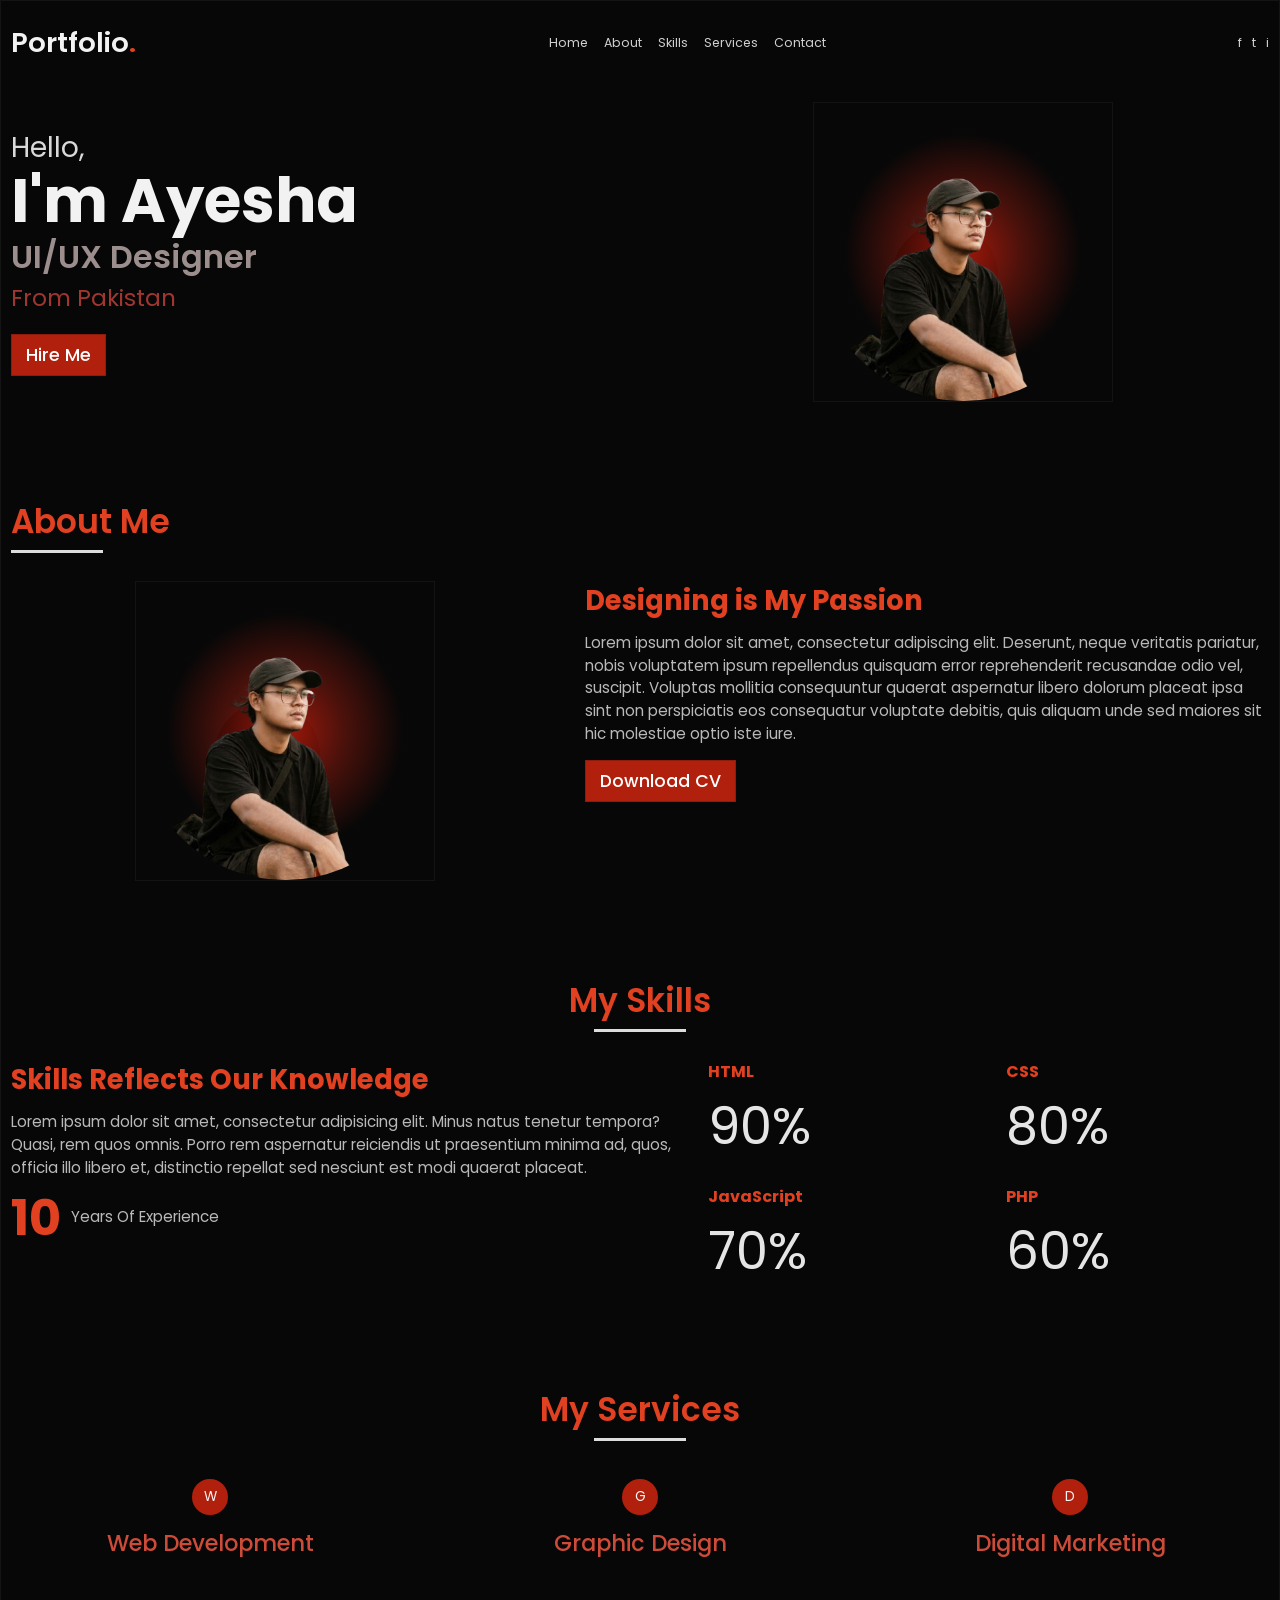
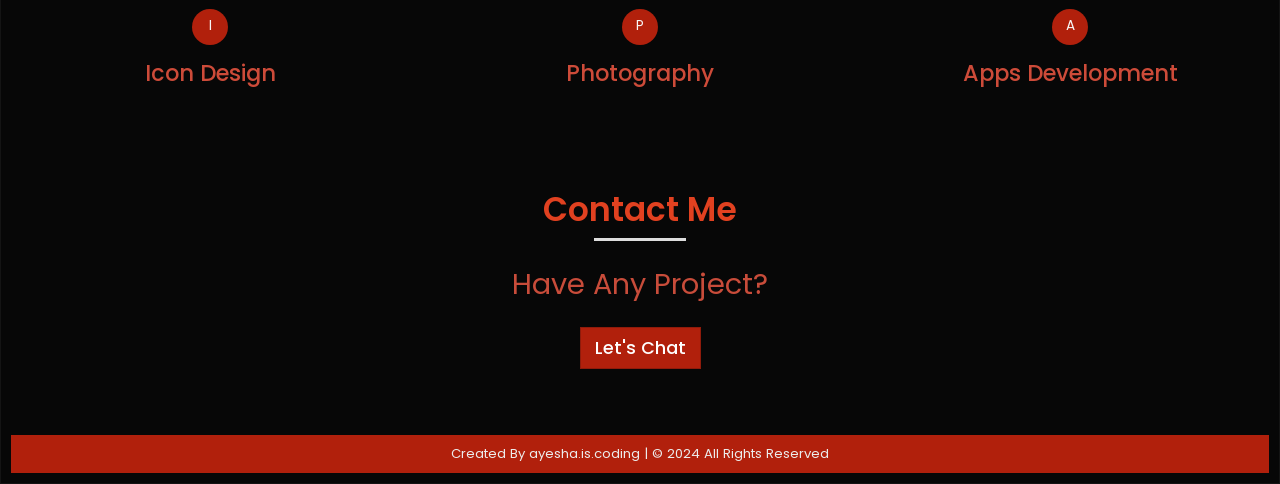
<file: YeNaingSoe/index.html>
<!DOCTYPE html>
<html lang="en">
<head>
  <meta charset="UTF-8" />
  <meta name="viewport" content="width=device-width, initial-scale=1.0" />
  <title>Portfolio UI</title>
  <link rel="preconnect" href="https://fonts.googleapis.com" />
  <link rel="preconnect" href="https://fonts.gstatic.com" crossorigin />
  <link href="https://fonts.googleapis.com/css2?family=Poppins:wght@300;400;500;600;700;800&display=swap" rel="stylesheet" />
  <link rel="stylesheet" href="style.css" />
</head>
<body>
  <div class="page-wrap">
    <header class="topbar container">
      <h1 class="logo">Portfolio<span>.</span></h1>
      <nav class="nav-links">
        <a href="#">Home</a>
        <a href="#about">About</a>
        <a href="#skills">Skills</a>
        <a href="#services">Services</a>
        <a href="#contact">Contact</a>
      </nav>
      <div class="socials">
        <a href="#" aria-label="Facebook">f</a>
        <a href="#" aria-label="Twitter">t</a>
        <a href="#" aria-label="Instagram">i</a>
      </div>
    </header>

    <main>
      <section class="hero container">
        <div class="hero-text">
          <p class="small">Hello,</p>
          <h2>I'm Ayesha</h2>
          <p class="role">UI/UX Designer</p>
          <p class="location">From Pakistan</p>
          <a class="btn" href="#">Hire Me</a>
        </div>
        <div class="hero-image image-card" aria-hidden="true">
          <img src="./assets/myImg.png" alt="Profile" class="imgae" />
        </div>
      </section>

      <section id="about" class="about container">
        <div class="section-head">
          <h3>About Me</h3>
          <span></span>
        </div>
        <div class="about-grid">
          <div class="about-image image-card" aria-hidden="true">
            <img src="./assets/myImg.png" alt="Profile" class="imgae" />
          </div>
          <div class="about-content">
            <h4>Designing is My Passion</h4>
            <p>
              Lorem ipsum dolor sit amet, consectetur adipiscing elit. Deserunt,
              neque veritatis pariatur, nobis voluptatem ipsum repellendus
              quisquam error reprehenderit recusandae odio vel, suscipit.
              Voluptas mollitia consequuntur quaerat aspernatur libero dolorum
              placeat ipsa sint non perspiciatis eos consequatur voluptate debitis,
              quis aliquam unde sed maiores sit hic molestiae optio iste iure.
            </p>
            <a class="btn" href="#">Download CV</a>
          </div>
        </div>
      </section>

      <section id="skills" class="skills container">
        <div class="section-head center">
          <h3>My Skills</h3>
          <span></span>
        </div>
        <div class="skills-grid">
          <div class="skills-copy">
            <h4>Skills Reflects Our Knowledge</h4>
            <p>
              Lorem ipsum dolor sit amet, consectetur adipisicing elit. Minus
              natus tenetur tempora? Quasi, rem quos omnis. Porro rem aspernatur
              reiciendis ut praesentium minima ad, quos, officia illo libero et,
              distinctio repellat sed nesciunt est modi quaerat placeat.
            </p>
            <p class="exp"><strong>10</strong> Years Of Experience</p>
          </div>
          <div class="skill-stats">
            <article>
              <h5>HTML</h5>
              <p>90%</p>
            </article>
            <article>
              <h5>CSS</h5>
              <p>80%</p>
            </article>
            <article>
              <h5>JavaScript</h5>
              <p>70%</p>
            </article>
            <article>
              <h5>PHP</h5>
              <p>60%</p>
            </article>
          </div>
        </div>
      </section>

      <section id="services" class="services container">
        <div class="section-head center">
          <h3>My Services</h3>
          <span></span>
        </div>
        <div class="service-grid">
          <article class="service-item">
            <span class="icon">W</span>
            <h4>Web Development</h4>
          </article>
          <article class="service-item">
            <span class="icon">G</span>
            <h4>Graphic Design</h4>
          </article>
          <article class="service-item">
            <span class="icon">D</span>
            <h4>Digital Marketing</h4>
          </article>
          <article class="service-item">
            <span class="icon">I</span>
            <h4>Icon Design</h4>
          </article>
          <article class="service-item">
            <span class="icon">P</span>
            <h4>Photography</h4>
          </article>
          <article class="service-item">
            <span class="icon">A</span>
            <h4>Apps Development</h4>
          </article>
        </div>
      </section>

      <section id="contact" class="contact container">
        <div class="section-head center">
          <h3>Contact Me</h3>
          <span></span>
        </div>
        <p>Have Any Project?</p>
        <a class="btn" href="#">Let's Chat</a>
      </section>
    </main>

    <footer class="footer">Created By ayesha.is.coding | &copy; 2024 All Rights Reserved</footer>
  </div>
</body>
</html>
</file>
<file: Htet_Aung/style.css>
:root {
  --bg-peach: #e6b493;
  --bg-light: #efefef;
  --panel: rgba(255, 255, 255, 0.28);
  --panel-strong: rgba(255, 255, 255, 0.72);
  --line: rgba(255, 255, 255, 0.52);
  --text: #1e2947;
  --muted: #8d8178;
  --accent: #d07d35;
  --accent-soft: #f0c9a8;
  --shadow: 0 24px 40px rgba(116, 87, 56, 0.16);
}

* {
  box-sizing: border-box;
}

body {
  margin: 0;
  min-height: 100vh;
  font-family: "Plus Jakarta Sans", sans-serif;
  color: var(--text);
  background:
    radial-gradient(circle at 14% 24%, rgba(255, 243, 230, 0.72), transparent 22%),
    radial-gradient(circle at 85% 78%, rgba(255, 255, 255, 0.48), transparent 20%),
    linear-gradient(120deg, #dfb291 0%, #e6d4c7 38%, #d3d1d6 100%);
  overflow-x: hidden;
}

.page-shell {
  position: relative;
  min-height: 100vh;
  overflow: hidden;
}

.bg-orb,
.bg-curve {
  position: absolute;
  pointer-events: none;
}

.orb-left {
  width: 28rem;
  height: 28rem;
  left: -8rem;
  bottom: -8rem;
  border-radius: 50%;
  background: radial-gradient(circle, rgba(255, 210, 171, 0.82) 0%, rgba(255, 210, 171, 0) 72%);
  filter: blur(16px);
  animation: floatOrb 12s ease-in-out infinite;
}

.orb-right {
  width: 30rem;
  height: 30rem;
  right: -10rem;
  bottom: -12rem;
  border-radius: 50%;
  background: radial-gradient(circle, rgba(255, 255, 255, 0.66) 0%, rgba(255, 255, 255, 0) 72%);
  filter: blur(14px);
  animation: floatOrb 15s ease-in-out infinite reverse;
}

.bg-curve {
  top: -11rem;
  left: 18%;
  width: 70rem;
  height: 28rem;
  border: 3px solid rgba(255, 255, 255, 0.22);
  border-radius: 50%;
  transform: rotate(-12deg);
  animation: driftCurve 16s ease-in-out infinite;
}

.dashboard {
  position: relative;
  z-index: 1;
  padding: 1.7rem;
  display: grid;
  grid-template-columns: 220px 1fr;
  gap: 1.2rem;
  border: 1px solid var(--line);
  background: linear-gradient(135deg, rgba(255, 255, 255, 0.22), rgba(255, 255, 255, 0.44));
  backdrop-filter: blur(16px);
  box-shadow: var(--shadow);
  animation: fadeSlideUp 0.9s ease-out both;
}

.panel {
  border: 1px solid rgba(255, 255, 255, 0.58);
  background: rgba(255, 255, 255, 0.18);
  backdrop-filter: blur(14px);
}

.sidebar {
  padding: 1.7rem 1rem;
  border-radius: 20px;
  background: linear-gradient(180deg, rgba(255, 255, 255, 0.14), rgba(255, 244, 238, 0.18));
}

.brand {
  display: flex;
  align-items: center;
  gap: 0.9rem;
  margin-bottom: 2.5rem;
  font-weight: 800;
}

.brand-mark {
  width: 34px;
  height: 34px;
  display: grid;
  place-items: center;
  border-radius: 11px;
  background: linear-gradient(145deg, #a95f1f, #eab684);
  transform: rotate(30deg);
  box-shadow: 0 12px 20px rgba(160, 96, 36, 0.22);
}

.brand-mark span {
  width: 14px;
  height: 14px;
  border: 4px solid rgba(255, 255, 255, 0.72);
  border-radius: 50%;
  transform: rotate(-30deg);
}

.brand-name {
  transform: translateY(1px);
}

.menu-group + .menu-group {
  margin-top: 2.3rem;
}

.menu-label {
  margin: 0 0 0.8rem;
  font-size: 0.95rem;
  color: #a49082;
}

.menu-list {
  display: grid;
  gap: 0.4rem;
}

.menu-item {
  display: flex;
  align-items: center;
  gap: 0.95rem;
  padding: 0.9rem 1rem;
  border-radius: 14px;
  color: #7d7168;
  text-decoration: none;
  font-weight: 500;
  transition: transform 0.28s ease, background-color 0.28s ease, color 0.28s ease;
}

.menu-item.active {
  color: var(--text);
  background: rgba(255, 255, 255, 0.54);
  border: 1px solid rgba(255, 255, 255, 0.84);
  box-shadow: inset 0 1px 0 rgba(255, 255, 255, 0.75);
}

.menu-item:hover {
  transform: translateX(6px);
  background: rgba(255, 255, 255, 0.2);
  color: var(--text);
}

.menu-icon {
  width: 1.3rem;
  text-align: center;
  color: #b7a392;
}

.menu-item.active .menu-icon {
  color: #1f3055;
}

.main-content {
  min-width: 0;
}

.topbar {
  display: flex;
  align-items: center;
  justify-content: space-between;
  gap: 1rem;
  margin-bottom: 1.2rem;
}

.topbar h1 {
  margin: 0;
  font-size: clamp(2rem, 2.4vw, 3rem);
  line-height: 1;
}

.profile-chip {
  display: flex;
  align-items: center;
  gap: 0.8rem;
  padding: 0.6rem 1rem;
  border-radius: 16px;
  background: rgba(255, 255, 255, 0.44);
  transition: transform 0.3s ease, box-shadow 0.3s ease;
}

.profile-chip:hover {
  transform: translateY(-2px);
  box-shadow: 0 12px 22px rgba(120, 95, 72, 0.12);
}

.avatar,
.stat-icon {
  display: grid;
  place-items: center;
  border-radius: 50%;
  background: linear-gradient(145deg, #e8e7e9, #ffffff);
  box-shadow: inset 0 1px 0 rgba(255, 255, 255, 0.75);
}

.avatar {
  width: 38px;
  height: 38px;
  font-size: 0.9rem;
  font-weight: 700;
  color: #5c585b;
}

.avatar-main {
  background: linear-gradient(145deg, #9cd0ec, #f6d1af);
}

.avatar.small {
  width: 34px;
  height: 34px;
  margin-left: -10px;
  border: 2px solid rgba(28, 28, 28, 0.58);
  font-size: 0.72rem;
}

.avatar-stack {
  display: flex;
  padding-left: 10px;
  margin-top: 0.7rem;
}

.avatar-stack.faded {
  opacity: 0.35;
}

.peach {
  background: linear-gradient(145deg, #f8d8b9, #fff4eb);
}

.blue {
  background: linear-gradient(145deg, #bfd2ec, #edf4fb);
}

.green {
  background: linear-gradient(145deg, #c9ddce, #f0fbf2);
}

.content-grid {
  display: grid;
  grid-template-columns: minmax(0, 1.8fr) minmax(290px, 1fr);
  gap: 1.2rem;
}

.left-column,
.right-column {
  display: grid;
  gap: 1.2rem;
}

.stats-row {
  display: grid;
  grid-template-columns: repeat(3, 1fr);
  gap: 1rem;
  padding: 1.2rem 1.4rem;
  border-radius: 18px;
}

.stat-item {
  display: flex;
  align-items: center;
  gap: 1rem;
  padding: 0.35rem 0.2rem;
  border-radius: 14px;
  transition: transform 0.3s ease, background-color 0.3s ease;
  animation: fadeSlideUp 0.65s ease-out both;
}

.stat-item:nth-child(2) {
  animation-delay: 0.1s;
}

.stat-item:nth-child(3) {
  animation-delay: 0.2s;
}

.stat-item:hover {
  transform: translateY(-4px);
  background: rgba(255, 255, 255, 0.14);
}

.stat-item p,
.meeting-content p,
.work-item p {
  margin: 0;
  color: var(--muted);
  font-size: 0.9rem;
}

.stat-item h2 {
  margin: 0.2rem 0 0;
  font-size: 1.7rem;
}

.stat-icon {
  width: 48px;
  height: 48px;
  color: #c38b57;
  font-size: 1.2rem;
  transition: transform 0.35s ease;
}

.stat-item:hover .stat-icon {
  transform: rotate(10deg) scale(1.06);
}

.kpi-card,
.employees-card {
  padding: 1.35rem 1.45rem;
  border-radius: 20px;
  background: rgba(255, 255, 255, 0.24);
}

.card-head {
  display: flex;
  align-items: flex-start;
  justify-content: space-between;
  gap: 1rem;
  margin-bottom: 1rem;
}

.card-head h2,
.employees-card h2,
.meeting-card h2,
.work-card h2 {
  margin: 0;
  font-size: 1rem;
}

.score-block {
  margin-top: 0.6rem;
}

.score-block strong {
  display: block;
  font-size: clamp(2.1rem, 4vw, 3rem);
  line-height: 1;
  font-weight: 500;
}

.score-block span {
  display: block;
  margin-top: 0.2rem;
  color: var(--muted);
  font-size: 0.9rem;
}

.period-btn {
  border: 0;
  padding: 0.85rem 1rem;
  border-radius: 12px;
  background: rgba(255, 255, 255, 0.75);
  color: var(--text);
  font: inherit;
  transition: transform 0.28s ease, background-color 0.28s ease;
}

.period-btn:hover {
  transform: translateY(-2px);
  background: rgba(255, 255, 255, 0.92);
}

.kpi-layout {
  display: grid;
  grid-template-columns: minmax(0, 1.4fr) 250px;
  gap: 1.2rem;
  align-items: start;
}

.chart-area {
  display: grid;
  grid-template-columns: 48px 1fr;
  gap: 1rem;
  min-height: 290px;
}

.chart-grid {
  display: grid;
  grid-template-rows: repeat(5, 1fr);
  font-size: 0.75rem;
  color: #786c66;
  padding-bottom: 1.7rem;
}

.bars {
  display: grid;
  grid-template-columns: repeat(6, 1fr);
  align-items: end;
  gap: 1.1rem;
  padding-top: 0.7rem;
  background:
    linear-gradient(to top, rgba(157, 147, 142, 0.18) 1px, transparent 1px) 0 25% / 100% 25%,
    linear-gradient(to top, rgba(157, 147, 142, 0.18) 1px, transparent 1px) 0 50% / 100% 25%,
    linear-gradient(to top, rgba(157, 147, 142, 0.18) 1px, transparent 1px) 0 75% / 100% 25%;
  background-repeat: no-repeat;
}

.bar-group {
  height: 100%;
  display: flex;
  flex-direction: column;
  justify-content: end;
  align-items: center;
  gap: 0.8rem;
}

.bar-group::before {
  content: "";
  width: 12px;
  height: var(--cap);
  max-height: 180px;
  border-radius: 999px;
  background: linear-gradient(180deg, rgba(212, 203, 198, 0.95), rgba(185, 175, 169, 0.65));
  position: absolute;
  transform: translateY(-27px);
}

.bar-group {
  position: relative;
}

.bar-fill {
  width: 12px;
  height: 0;
  max-height: 180px;
  border-radius: 999px;
  position: relative;
  z-index: 1;
  background: linear-gradient(180deg, #efa651 0%, #c18da2 100%);
  box-shadow: 0 10px 16px rgba(208, 125, 53, 0.18);
  animation: growBar 1s ease-out forwards;
}

.bar-group:nth-child(1) .bar-fill {
  animation-delay: 0.15s;
}

.bar-group:nth-child(2) .bar-fill {
  animation-delay: 0.25s;
}

.bar-group:nth-child(3) .bar-fill {
  animation-delay: 0.35s;
}

.bar-group:nth-child(4) .bar-fill {
  animation-delay: 0.45s;
}

.bar-group:nth-child(5) .bar-fill {
  animation-delay: 0.55s;
}

.bar-group:nth-child(6) .bar-fill {
  animation-delay: 0.65s;
}

.bar-group p {
  margin: 0;
  color: #7f736b;
  font-size: 0.82rem;
}

.performance-card {
  padding: 1rem;
  border-radius: 16px;
  background: rgba(255, 255, 255, 0.76);
  animation: fadeSlideUp 0.8s ease-out 0.25s both;
}

.performance-card h3 {
  margin: 0 0 1rem;
  font-size: 0.95rem;
}

.performer-list {
  display: grid;
  gap: 1rem;
}

.performer {
  display: flex;
  align-items: center;
  gap: 0.8rem;
  transition: transform 0.28s ease;
}

.performer:hover {
  transform: translateX(4px);
}

.performer strong {
  display: block;
  font-size: 0.88rem;
}

.performer p {
  margin: 0.2rem 0 0;
  font-size: 0.76rem;
  color: var(--muted);
}

.employees-card {
  overflow: hidden;
}

.employee-table {
  margin-top: 1.3rem;
}

.table-head,
.table-row {
  display: grid;
  grid-template-columns: 1.1fr 1.2fr 1.6fr 1fr 26px;
  gap: 1rem;
  align-items: center;
}

.table-head {
  color: #9a908a;
  font-size: 0.84rem;
  padding-bottom: 0.7rem;
}

.table-row {
  padding: 0.82rem 0;
  border-top: 1px solid rgba(170, 156, 146, 0.12);
  font-size: 0.85rem;
  transition: transform 0.28s ease, background-color 0.28s ease;
}

.table-row:hover {
  transform: translateX(4px);
  background: rgba(255, 255, 255, 0.1);
}

.progress-cell {
  width: 100%;
  height: 8px;
  border-radius: 999px;
  background: rgba(203, 192, 186, 0.42);
}

.progress-cell i {
  display: block;
  width: 0;
  height: 100%;
  border-radius: inherit;
  background: linear-gradient(90deg, #ba789f, #f0ab56);
  animation: fillProgress 1s ease-out forwards;
}

.table-row:nth-child(2) .progress-cell i {
  animation-delay: 0.15s;
}

.table-row:nth-child(3) .progress-cell i {
  animation-delay: 0.25s;
}

.table-row:nth-child(4) .progress-cell i {
  animation-delay: 0.35s;
}

.table-row:nth-child(5) .progress-cell i {
  animation-delay: 0.45s;
}

.table-row:nth-child(6) .progress-cell i {
  animation-delay: 0.55s;
}

.meeting-card {
  position: relative;
  overflow: hidden;
  padding: 1.45rem 1.55rem;
  border-radius: 18px;
  color: #fbf6f0;
  background:
    radial-gradient(circle at 90% 8%, rgba(255, 255, 255, 0.16), transparent 28%),
    radial-gradient(circle at 105% -10%, rgba(214, 132, 64, 0.26), transparent 42%),
    linear-gradient(180deg, #2a241f 0%, #1d1b1a 100%);
  box-shadow: 0 22px 28px rgba(53, 39, 31, 0.18);
  animation: fadeSlideUp 0.85s ease-out 0.2s both;
}

.meeting-glow {
  position: absolute;
  inset: auto -2rem -2rem auto;
  width: 16rem;
  height: 16rem;
  border-radius: 50%;
  border: 34px solid rgba(255, 255, 255, 0.05);
  animation: pulseGlow 6s ease-in-out infinite;
}

.meeting-list {
  position: relative;
  margin-top: 1.5rem;
  padding-left: 1.7rem;
}

.meeting-list::before {
  content: "";
  position: absolute;
  left: 4px;
  top: 0.45rem;
  bottom: 1.5rem;
  width: 1px;
  background: rgba(255, 255, 255, 0.18);
}

.meeting-item {
  position: relative;
  padding-bottom: 1.65rem;
  animation: fadeSlideUp 0.7s ease-out both;
}

.meeting-item:nth-child(2) {
  animation-delay: 0.15s;
}

.meeting-item:nth-child(3) {
  animation-delay: 0.3s;
}

.timeline-dot {
  position: absolute;
  left: -1.72rem;
  top: 0.35rem;
  width: 8px;
  height: 8px;
  border-radius: 50%;
  background: #fff;
  box-shadow: 0 0 0 rgba(255, 255, 255, 0.4);
  animation: dotPulse 2.4s ease-in-out infinite;
}

.meeting-content h3 {
  margin: 0;
  font-size: 0.98rem;
  font-weight: 500;
}

.meeting-content p {
  margin-top: 0.45rem;
  color: rgba(255, 255, 255, 0.42);
}

.work-card {
  padding: 0.5rem 1.75rem 0;
}

.work-item {
  display: grid;
  grid-template-columns: 1fr 1.8fr;
  gap: 1.2rem;
  align-items: center;
  margin-top: 1.3rem;
  animation: fadeSlideUp 0.75s ease-out both;
}

.work-item:nth-child(2) {
  animation-delay: 0.12s;
}

.work-item:nth-child(3) {
  animation-delay: 0.24s;
}

.work-item:nth-child(4) {
  animation-delay: 0.36s;
}

.work-item strong {
  display: block;
  margin-top: 0.15rem;
  font-size: 0.95rem;
}

.work-bar {
  position: relative;
  height: 52px;
  border-radius: 10px;
  background: rgba(255, 255, 255, 0.24);
  border: 1px solid rgba(255, 255, 255, 0.42);
  overflow: hidden;
}

.work-bar.large {
  height: 100px;
}

.work-bar span {
  position: absolute;
  inset: 0 auto 0 0;
  display: flex;
  align-items: center;
  justify-content: flex-end;
  padding-right: 1rem;
  color: #ca6b31;
  font-weight: 700;
  font-size: 0.9rem;
  background: linear-gradient(90deg, rgba(255, 255, 255, 0.08), rgba(245, 204, 186, 0.34));
  animation: revealWidth 1.1s ease-out both;
  transform-origin: left center;
}

.work-item:nth-child(2) .work-bar span {
  animation-delay: 0.2s;
}

.work-item:nth-child(3) .work-bar span {
  animation-delay: 0.35s;
}

.work-item:nth-child(4) .work-bar span {
  animation-delay: 0.5s;
}

.chevron {
  font-size: 1.1rem;
}

@keyframes fadeSlideUp {
  from {
    opacity: 0;
    transform: translateY(18px);
  }

  to {
    opacity: 1;
    transform: translateY(0);
  }
}

@keyframes floatOrb {
  0%,
  100% {
    transform: translate3d(0, 0, 0) scale(1);
  }

  50% {
    transform: translate3d(18px, -14px, 0) scale(1.04);
  }
}

@keyframes driftCurve {
  0%,
  100% {
    transform: rotate(-12deg) translateY(0);
  }

  50% {
    transform: rotate(-9deg) translateY(10px);
  }
}

@keyframes growBar {
  from {
    height: 0;
  }

  to {
    height: var(--value);
  }
}

@keyframes fillProgress {
  from {
    width: 0;
  }

  to {
    width: var(--progress);
  }
}

@keyframes revealWidth {
  from {
    transform: scaleX(0);
  }

  to {
    transform: scaleX(1);
  }
}

@keyframes pulseGlow {
  0%,
  100% {
    transform: scale(1);
    opacity: 0.55;
  }

  50% {
    transform: scale(1.08);
    opacity: 0.85;
  }
}

@keyframes dotPulse {
  0%,
  100% {
    box-shadow: 0 0 0 0 rgba(255, 255, 255, 0.28);
  }

  50% {
    box-shadow: 0 0 0 8px rgba(255, 255, 255, 0);
  }
}

@media (prefers-reduced-motion: reduce) {
  *,
  *::before,
  *::after {
    animation: none !important;
    transition: none !important;
  }
}

@media (max-width: 1180px) {
  .dashboard {
    grid-template-columns: 1fr;
  }

  .sidebar {
    display: none;
  }
}

@media (max-width: 980px) {
  .content-grid,
  .kpi-layout,
  .stats-row,
  .work-item {
    grid-template-columns: 1fr;
  }

  .meeting-card,
  .work-card {
    max-width: none;
  }
}

@media (max-width: 720px) {
  .page-shell {
    padding: 1rem;
  }

  .dashboard {
    padding: 1rem;
    border-radius: 20px;
  }

  .topbar {
    flex-direction: column;
    align-items: flex-start;
  }

  .table-head {
    display: none;
  }

  .table-row {
    grid-template-columns: 1fr;
    gap: 0.45rem;
    padding: 1rem 0;
  }

  .bars {
    gap: 0.8rem;
  }
}
</file>
<file: Htun_Lin/style.css>
:root {
  --bg: #f5f6fb;
  --surface: rgba(255, 255, 255, 0.84);
  --surface-strong: #ffffff;
  --border: rgba(24, 31, 56, 0.08);
  --text: #141627;
  --muted: #6e738b;
  --primary: #6d74ff;
  --primary-soft: rgba(109, 116, 255, 0.14);
  --shadow: 0 24px 60px rgba(23, 26, 47, 0.08);
  --radius: 24px;
}

* {
  box-sizing: border-box;
}

html {
  scroll-behavior: smooth;
}

body {
  margin: 0;
  font-family: "Avenir Next", "Segoe UI", "Trebuchet MS", sans-serif;
  color: var(--text);
  background:
    radial-gradient(circle at top, rgba(120, 128, 255, 0.12), transparent 24%),
    linear-gradient(180deg, #fcfcff 0%, var(--bg) 100%);
  overflow-x: hidden;
}

body::before,
body::after {
  content: "";
  position: fixed;
  z-index: -1;
  border-radius: 50%;
  filter: blur(60px);
  pointer-events: none;
}

body::before {
  top: 80px;
  left: -60px;
  width: 220px;
  height: 220px;
  background: rgba(109, 116, 255, 0.16);
  animation: drift 12s ease-in-out infinite;
}

body::after {
  right: -80px;
  bottom: 120px;
  width: 280px;
  height: 280px;
  background: rgba(255, 137, 154, 0.12);
  animation: drift 15s ease-in-out infinite reverse;
}

a {
  color: inherit;
  text-decoration: none;
}

.page-shell {
  width: min(1080px, calc(100% - 32px));
  margin: 0 auto;
  padding: 28px 0 56px;
}

.section {
  padding: 44px 0;
}

.site-header {
  display: flex;
  align-items: center;
  justify-content: space-between;
  gap: 24px;
  padding: 8px 0 30px;
  animation: fade-down 0.75s ease both;
}

.brand {
  display: inline-flex;
  align-items: center;
  gap: 10px;
  font-weight: 800;
  letter-spacing: -0.03em;
}

.brand-mark {
  display: inline-grid;
  place-items: center;
  width: 34px;
  height: 34px;
  border-radius: 12px;
  background: #111;
  color: #fff;
}

.brand-text {
  font-size: 0.96rem;
  color: #8589a1;
}

.top-nav {
  display: inline-flex;
  align-items: center;
  gap: 14px;
  padding: 10px 14px;
  border-radius: 999px;
  background: rgba(255, 255, 255, 0.7);
  border: 1px solid rgba(255, 255, 255, 0.8);
  box-shadow: var(--shadow);
}

.nav-dot {
  display: inline-grid;
  place-items: center;
  width: 42px;
  height: 42px;
  border-radius: 50%;
  background: rgba(230, 233, 244, 0.9);
  color: #67708f;
  transition: transform 180ms ease, background-color 180ms ease, box-shadow 180ms ease, color 180ms ease;
}

.nav-dot svg {
  width: 16px;
  height: 16px;
  display: block;
}

.nav-dot:hover,
.nav-dot.active {
  background: var(--primary);
  color: #fff;
  transform: translateY(-1px);
  box-shadow: 0 0 0 6px rgba(109, 116, 255, 0.14);
}

.hero {
  display: grid;
  grid-template-columns: 1.1fr 0.95fr;
  gap: 36px;
  align-items: center;
  min-height: 68vh;
}

.hero-copy {
  animation: fade-up 0.9s ease both;
}

.eyebrow {
  margin: 0 0 14px;
  font-size: 0.84rem;
  font-weight: 700;
  letter-spacing: 0.02em;
  color: var(--primary);
}

.hero h1,
.section-heading h2,
.faq h2 {
  margin: 0;
  font-size: clamp(2.35rem, 5vw, 4.4rem);
  line-height: 0.94;
  letter-spacing: -0.055em;
}

.hero-text,
.section-copy,
.mini-card p,
.project-body p,
.testimonial-card span,
.service-card p,
.faq-list p,
.copyright,
.brand-text,
.logo-row,
.section-link {
  color: var(--muted);
}

.hero-text {
  max-width: 540px;
  margin: 20px 0 0;
  font-size: 1rem;
  line-height: 1.75;
}

.hero-actions {
  display: flex;
  flex-wrap: wrap;
  gap: 14px;
  margin-top: 28px;
}

.button {
  display: inline-flex;
  align-items: center;
  justify-content: center;
  min-width: 164px;
  min-height: 48px;
  padding: 12px 22px;
  border-radius: 999px;
  border: 1px solid transparent;
  font-weight: 700;
  transition: transform 180ms ease, box-shadow 180ms ease, background-color 180ms ease, border-color 180ms ease;
}

.button:hover {
  transform: translateY(-2px);
  box-shadow: 0 20px 40px rgba(23, 26, 47, 0.12);
}

.button.primary {
  background: linear-gradient(135deg, #7f86ff 0%, #666eff 100%);
  color: #fff;
  box-shadow: 0 16px 40px rgba(109, 116, 255, 0.28);
}

.button.ghost {
  background: rgba(255, 255, 255, 0.72);
  border-color: var(--border);
}

.hero-grid {
  display: grid;
  grid-template-columns: repeat(2, minmax(0, 1fr));
  gap: 16px;
  animation: fade-up 0.95s ease 0.12s both;
  min-height: 496px;
}

.hero-column {
  position: relative;
  overflow: hidden;
  border-radius: 28px;
}

.hero-column::before,
.hero-column::after {
  content: "";
  position: absolute;
  left: 0;
  right: 0;
  height: 58px;
  z-index: 2;
  pointer-events: none;
}

.hero-column::before {
  top: 0;
  background: linear-gradient(180deg, var(--bg) 0%, rgba(245, 246, 251, 0) 100%);
}

.hero-column::after {
  bottom: 0;
  background: linear-gradient(0deg, var(--bg) 0%, rgba(245, 246, 251, 0) 100%);
}

.hero-column-track {
  display: grid;
  gap: 16px;
  animation: hero-marquee-up 18s linear infinite;
}

.hero-column-right .hero-column-track {
  animation-name: hero-marquee-down;
  animation-duration: 20s;
}

.hero-grid:hover .hero-column-track {
  animation-play-state: paused;
}

.mini-card{
  background: var(--surface);
  border: 1px solid var(--border);
  border-radius: var(--radius);
  backdrop-filter: blur(16px);
  transition: box-shadow 220ms ease, border-color 220ms ease, background-color 220ms ease;
}
.testimonial-card{
  background: var(--surface);
  border: 1px solid var(--border);
  border-radius: var(--radius);
  backdrop-filter: blur(16px);
  transition: box-shadow 220ms ease, border-color 220ms ease, background-color 220ms ease;
}


.project-card,
.service-card,
.faq-list details {
  background: var(--surface);
  border: 1px solid var(--border);
  border-radius: var(--radius);
  box-shadow: var(--shadow);
  backdrop-filter: blur(16px);
  transition: box-shadow 220ms ease, border-color 220ms ease, background-color 220ms ease;
}

.mini-card {
  padding: 22px;
  min-height: 148px;
}

.mini-card:hover{
  border-color: rgba(109, 116, 255, 0.22);
  background: rgba(255, 255, 255, 0.94);
}

.testimonial-card:hover{
  border-color: rgba(109, 116, 255, 0.22);
  background: rgba(255, 255, 255, 0.94);
}

.project-card:hover,
.service-card:hover,
.faq-list details:hover {
  border-color: rgba(109, 116, 255, 0.22);
  box-shadow: 0 28px 70px rgba(23, 26, 47, 0.12);
  background: rgba(255, 255, 255, 0.94);
}

.mini-card h2 {
  margin: 0 0 10px;
  font-size: 1rem;
  line-height: 1.3;
}

.mini-card p,
.project-body p,
.testimonial-card .quote,
.service-card p,
.faq-list p {
  margin: 0;
  font-size: 0.95rem;
  line-height: 1.7;
}

.section-heading {
  display: flex;
  align-items: end;
  justify-content: space-between;
  gap: 20px;
  margin-bottom: 28px;
  animation: fade-up 0.8s ease both;
}

.section-heading h2,
.faq h2 {
  font-size: clamp(2rem, 4vw, 3.4rem);
}

.section-link {
  font-weight: 700;
}

.section-link::after,
.project-body a::after,
.service-card a::after,
.faq-cta a::after {
  content: " ↗";
}

.project-grid,
.service-grid {
  display: grid;
  gap: 20px;
}

.project-grid {
  grid-template-columns: repeat(3, minmax(0, 1fr));
}

.project-card {
  overflow: hidden;
  animation: fade-up 0.8s ease both;
}

.project-visual {
  position: relative;
  display: flex;
  align-items: end;
  min-height: 180px;
  padding: 18px;
  font-size: 1.5rem;
  font-weight: 800;
  letter-spacing: -0.04em;
  color: #fff;
  overflow: hidden;
}

.project-visual::before {
  content: "";
  position: absolute;
  inset: 0;
  background:
    linear-gradient(135deg, rgba(255, 255, 255, 0.22), transparent 55%),
    linear-gradient(180deg, transparent 10%, rgba(14, 16, 26, 0.24) 100%);
}

.project-visual::after {
  content: "";
  position: absolute;
  inset: -20%;
  background: linear-gradient(115deg, transparent 40%, rgba(255, 255, 255, 0.3) 50%, transparent 60%);
  transform: translateX(-130%) rotate(8deg);
  transition: transform 0.8s ease;
}

.project-visual span {
  position: relative;
}

.project-card:hover .project-visual::after {
  transform: translateX(130%) rotate(8deg);
}

.project-visual-purple {
  background: linear-gradient(135deg, #8178ff 0%, #9f85ff 52%, #7260ff 100%);
}

.project-visual-dark {
  background:
    linear-gradient(135deg, rgba(255, 255, 255, 0.15), transparent 52%),
    linear-gradient(135deg, #4e596c 0%, #9097a4 52%, #657287 100%);
}

.project-visual-coral {
  background:
    radial-gradient(circle at 70% 38%, rgba(255, 255, 255, 0.55), transparent 18%),
    linear-gradient(135deg, #ff907a 0%, #ff8d94 55%, #ff7582 100%);
}

.project-body {
  padding: 20px;
}

.project-body h3,
.testimonial-card h3,
.service-card h3,
.footer-links h3 {
  margin: 0 0 10px;
  font-size: 1.14rem;
  letter-spacing: -0.03em;
}

.tags {
  display: flex;
  flex-wrap: wrap;
  gap: 8px;
  margin: 16px 0 18px;
}

.tags span {
  padding: 8px 12px;
  border-radius: 999px;
  background: var(--primary-soft);
  color: var(--primary);
  font-size: 0.78rem;
  font-weight: 700;
}

.project-body a,
.service-card a,
.faq-cta a {
  font-weight: 700;
}

.logos {
  text-align: center;
}

.logos-title {
  margin: 0 0 24px;
  font-size: 0.92rem;
  font-weight: 700;
  color: #595f76;
  animation: fade-up 0.85s ease both;
}

.logo-marquee,
.testimonials-marquee {
  position: relative;
  overflow: hidden;
}

.logo-marquee::before,
.logo-marquee::after,
.testimonials-marquee::before,
.testimonials-marquee::after {
  content: "";
  position: absolute;
  top: 0;
  bottom: 0;
  width: 90px;
  z-index: 2;
  pointer-events: none;
}

.logo-marquee::before,
.testimonials-marquee::before {
  left: 0;
  background: linear-gradient(90deg, var(--bg) 0%, rgba(245, 246, 251, 0) 100%);
}

.logo-marquee::after,
.testimonials-marquee::after {
  right: 0;
  background: linear-gradient(270deg, var(--bg) 0%, rgba(245, 246, 251, 0) 100%);
}

.logo-track {
  display: flex;
  align-items: center;
  gap: 22px;
  width: max-content;
  font-size: 0.82rem;
  font-weight: 800;
  letter-spacing: 0.08em;
  text-transform: uppercase;
  animation: marquee-left 28s linear infinite;
}

.logo-marquee:hover .logo-track,
.testimonials-marquee:hover .testimonial-track {
  animation-play-state: paused;
}

.logo-track span {
  display: inline-flex;
  align-items: center;
  justify-content: center;
  min-width: 150px;
  padding: 14px 18px;
  border-radius: 999px;
  background: rgba(255, 255, 255, 0.72);
  border: 1px solid rgba(24, 31, 56, 0.06);
}

.testimonial-track {
  display: flex;
  gap: 20px;
  width: max-content;
  animation: marquee-left 32s linear infinite;
}

.testimonial-card {
  padding: 24px;
  animation: fade-up 0.85s ease both;
  width: min(420px, calc(100vw - 72px));
  flex: 0 0 min(420px, calc(100vw - 72px));
}

.quote {
  margin-bottom: 20px;
}

.testimonial-card span {
  display: block;
  font-size: 0.88rem;
}

.service-grid {
  grid-template-columns: repeat(2, minmax(0, 1fr));
}

.service-card {
  padding: 24px;
  animation: fade-up 0.85s ease both;
}

.icon {
  width: 42px;
  height: 42px;
  border-radius: 14px;
  margin-bottom: 18px;
  animation: icon-bob 4.2s ease-in-out infinite;
}

.icon.blue {
  background: linear-gradient(135deg, #7695ff, #8eb3ff);
}

.icon.indigo {
  background: linear-gradient(135deg, #6d74ff, #9397ff);
}

.icon.sky {
  background: linear-gradient(135deg, #8cbcff, #b3d8ff);
}

.icon.lilac {
  background: linear-gradient(135deg, #beb2ff, #e2d6ff);
}

.centered {
  justify-content: center;
  text-align: center;
}

.accent {
  color: var(--primary);
}

.faq-list {
  display: grid;
  gap: 14px;
}

.faq-list details {
  padding: 0 22px;
  animation: fade-up 0.85s ease both;
}

.faq-list summary {
  position: relative;
  list-style: none;
  padding: 22px 44px 22px 0;
  cursor: pointer;
  font-weight: 700;
}

.faq-list summary::-webkit-details-marker {
  display: none;
}

.faq-list summary::after {
  content: "+";
  position: absolute;
  top: 50%;
  right: 0;
  transform: translateY(-50%);
  width: 28px;
  height: 28px;
  display: grid;
  place-items: center;
  border-radius: 50%;
  background: rgba(109, 116, 255, 0.08);
  color: var(--primary);
  transition: transform 220ms ease, background-color 220ms ease;
}

.faq-list details[open] summary::after {
  content: "−";
  transform: translateY(-50%) rotate(180deg);
}

.faq-list details p {
  padding: 0 0 20px;
}

.faq-cta {
  margin-top: 30px;
  text-align: center;
}

.faq-cta p {
  margin: 0 0 10px;
  font-weight: 800;
}

.site-footer {
  display: grid;
  grid-template-columns: 1fr 2fr;
  gap: 28px;
  padding-top: 56px;
  animation: fade-up 0.9s ease both;
}

.footer-brand {
  align-self: start;
}

.footer-title {
  display: block;
  font-size: clamp(2rem, 4vw, 3.2rem);
  font-weight: 800;
  line-height: 0.95;
  letter-spacing: -0.06em;
}

.footer-subtitle {
  display: block;
  color: #8c91a6;
  font-size: 1.15rem;
  letter-spacing: 0.08em;
}

.footer-links {
  display: grid;
  grid-template-columns: repeat(4, minmax(0, 1fr));
  gap: 20px;
}

.footer-links a {
  display: block;
  margin-bottom: 10px;
  color: var(--muted);
}

.socials {
  display: flex;
  gap: 10px;
}

.socials a {
  display: grid;
  place-items: center;
  width: 38px;
  height: 38px;
  margin: 0;
  border-radius: 50%;
  background: rgba(255, 255, 255, 0.8);
  border: 1px solid var(--border);
  color: var(--text);
  font-size: 0.8rem;
  font-weight: 800;
  transition: transform 180ms ease, background-color 180ms ease, box-shadow 180ms ease;
}

.socials a:hover {
  transform: translateY(-3px);
  background: #fff;
  box-shadow: 0 12px 24px rgba(23, 26, 47, 0.12);
}

.copyright {
  grid-column: 1 / -1;
  margin: 6px 0 0;
  font-size: 0.88rem;
  text-align: center;
}

.mini-card:nth-child(2),
.project-card:nth-child(2),
.testimonial-card:nth-child(2),
.service-card:nth-child(2),
.faq-list details:nth-child(2) {
  animation-delay: 0.1s;
}

.mini-card:nth-child(3),
.project-card:nth-child(3),
.testimonial-card:nth-child(3),
.service-card:nth-child(3),
.faq-list details:nth-child(3) {
  animation-delay: 0.18s;
}

.mini-card:nth-child(4),
.service-card:nth-child(4),
.faq-list details:nth-child(4) {
  animation-delay: 0.26s;
}

.mini-card:nth-child(5),
.faq-list details:nth-child(5) {
  animation-delay: 0.34s;
}

.mini-card:nth-child(6) {
  animation-delay: 0.42s;
}

@keyframes fade-down {
  from {
    opacity: 0;
    transform: translateY(-18px);
  }
  to {
    opacity: 1;
    transform: translateY(0);
  }
}

@keyframes fade-up {
  from {
    opacity: 0;
    transform: translateY(26px);
  }
  to {
    opacity: 1;
    transform: translateY(0);
  }
}

@keyframes icon-bob {
  0%,
  100% {
    transform: translateY(0) scale(1);
  }
  50% {
    transform: translateY(-4px) scale(1.04);
  }
}

@keyframes drift {
  0%,
  100% {
    transform: translate3d(0, 0, 0) scale(1);
  }
  50% {
    transform: translate3d(24px, -20px, 0) scale(1.08);
  }
}

@keyframes marquee-left {
  from {
    transform: translateX(0);
  }
  to {
    transform: translateX(-50%);
  }
}

@keyframes hero-marquee-up {
  from {
    transform: translateY(0);
  }
  to {
    transform: translateY(calc(-50% - 8px));
  }
}

@keyframes hero-marquee-down {
  from {
    transform: translateY(calc(-50% - 8px));
  }
  to {
    transform: translateY(0);
  }
}

@media (prefers-reduced-motion: reduce) {
  *,
  *::before,
  *::after {
    animation: none !important;
    transition: none !important;
    scroll-behavior: auto !important;
  }
}

@media (max-width: 980px) {
  .hero,
  .site-footer {
    grid-template-columns: 1fr;
  }

  .project-grid,
  .footer-links {
    grid-template-columns: repeat(2, minmax(0, 1fr));
  }
}

@media (max-width: 720px) {
  .page-shell {
    width: min(100% - 22px, 1080px);
  }

  .site-header,
  .section-heading {
    flex-direction: column;
    align-items: start;
  }

  .hero-grid,
  .project-grid,
  .service-grid,
  .footer-links {
    grid-template-columns: 1fr;
  }

  .hero-grid {
    min-height: auto;
  }

  .hero-column {
    overflow: visible;
  }

  .hero-column::before,
  .hero-column::after {
    display: none;
  }

  .hero-column-track,
  .hero-column-right .hero-column-track {
    animation: none;
  }

  .logo-marquee::before,
  .logo-marquee::after,
  .testimonials-marquee::before,
  .testimonials-marquee::after {
    width: 32px;
  }

  .logo-track,
  .testimonial-track {
    animation-duration: 18s;
  }

  .hero {
    min-height: auto;
  }

  .hero h1,
  .section-heading h2,
  .faq h2 {
    font-size: 2.4rem;
  }

  .top-nav {
    align-self: center;
  }
}
</file>
<file: Ruby/style.css>
:root {
            --bg: #1c1b1d;
            --shell: rgba(255, 255, 255, 0.08);
            --panel: rgba(255, 255, 255, 0.06);
            --panel-strong: rgba(255, 255, 255, 0.1);
            --stroke: rgba(255, 255, 255, 0.09);
            --text: #f5eee6;
            --muted: #b7a99d;
            --soft: #84796f;
            --accent: #ff8c2e;
            --accent-soft: #f0c25f;
            --lime: #b7cf63;
            --danger: #f08f83;
            --shadow: 0 24px 60px rgba(0, 0, 0, 0.45);
        }

        * {
            box-sizing: border-box;
        }

        body {
            margin: 0;
            min-height: 100vh;
            display: grid;
            place-items: center;
            font-family: "Trebuchet MS", "Segoe UI", sans-serif;
            color: var(--text);
            background:
                radial-gradient(circle at top, rgba(255, 150, 70, 0.07), transparent 28%),
                radial-gradient(circle at bottom right, rgba(255, 255, 255, 0.04), transparent 22%),
                linear-gradient(180deg, #262426 0%, #151415 100%);
        }

        .dashboard {
            /* width: min(1120px, 100%); */
            width: 100%;
            padding: 18px;
            /* border: 1px solid rgba(255, 255, 255, 0.07); */
            /* border-radius: 28px; */
            background: linear-gradient(180deg, rgba(255, 255, 255, 0.06), rgba(255, 255, 255, 0.03));
            box-shadow: var(--shadow);
            backdrop-filter: blur(12px);
            animation: shell-rise 1s ease-out both;
        }

        .frame {
            display: grid;
            grid-template-columns: 58px 1fr;
            gap: 18px;
        }

        .sidebar {
            border-radius: 18px;
            background: linear-gradient(180deg, rgba(0, 0, 0, 0.35), rgba(255, 255, 255, 0.03));
            border: 1px solid var(--stroke);
            padding: 10px 8px;
            display: flex;
            flex-direction: column;
            align-items: center;
            justify-content: space-between;
        }

        .brand,
        .nav-icon,
        .profile {
            width: 34px;
            height: 34px;
            border-radius: 12px;
            display: grid;
            place-items: center;
            border: 1px solid rgba(255, 255, 255, 0.06);
            background: rgba(255, 255, 255, 0.05);
            color: var(--text);
            font-size: 15px;
        }

        .brand {
            background: radial-gradient(circle at 30% 30%, #ffcf7d, #7a4f20);
            color: #22150e;
            font-weight: 700;
        }

        .nav {
            display: flex;
            flex-direction: column;
            gap: 10px;
        }

        .main {
            display: grid;
            gap: 14px;
        }

        .topbar {
            display: flex;
            align-items: center;
            justify-content: space-between;
            padding: 6px 8px;
        }

        .title {
            font-size: 1.5rem;
            font-weight: 700;
            letter-spacing: 0.02em;
        }

        .toolbar {
            display: flex;
            align-items: center;
            gap: 10px;
        }

        .tool {
            width: 34px;
            height: 34px;
            border-radius: 50%;
            display: grid;
            place-items: center;
            background: rgba(255, 255, 255, 0.05);
            border: 1px solid var(--stroke);
            color: var(--muted);
        }

        .avatar {
            width: 34px;
            height: 34px;
            border-radius: 50%;
            background: radial-gradient(circle at 30% 30%, #f8d36c, #7e4f0d);
        }

        .hero-grid {
            display: grid;
            grid-template-columns: 2.1fr 1fr;
            gap: 14px;
        }

        .card {
            position: relative;
            overflow: hidden;
            border-radius: 24px;
            border: 1px solid var(--stroke);
            background: linear-gradient(180deg, rgba(255, 255, 255, 0.08), rgba(255, 255, 255, 0.04));
            box-shadow: inset 0 1px 0 rgba(255, 255, 255, 0.04);
            transition: transform 0.35s ease, border-color 0.35s ease, box-shadow 0.35s ease;
            animation: panel-rise 0.9s ease-out both;
        }

        .card::after {
            content: "";
            position: absolute;
            inset: -120% 55% -120% -25%;
            background: linear-gradient(90deg, transparent, rgba(255, 255, 255, 0.12), transparent);
            transform: rotate(12deg);
            opacity: 0;
            transition: opacity 0.3s ease;
            pointer-events: none;
        }

        .card:hover {
            transform: translateY(-6px);
            border-color: rgba(255, 255, 255, 0.16);
            box-shadow: inset 0 1px 0 rgba(255, 255, 255, 0.04), 0 22px 40px rgba(0, 0, 0, 0.18);
        }

        .card:hover::after {
            opacity: 1;
            animation: gloss-sweep 1.2s ease;
        }

        .hero {
            min-height: 320px;
            padding: 28px;
            display: grid;
            align-items: end;
            background:
                linear-gradient(90deg, rgba(41, 37, 56, 0.88) 0%, rgba(54, 40, 49, 0.48) 33%, rgba(82, 53, 28, 0.18) 100%),
                radial-gradient(circle at 62% 52%, rgba(255, 132, 38, 0.28), transparent 28%),
                linear-gradient(180deg, rgba(255, 255, 255, 0.06), rgba(255, 255, 255, 0.02));
        }

        .hero::before {
            content: "";
            position: absolute;
            inset: 0;
            background:
                radial-gradient(circle at 58% 30%, rgba(255, 255, 255, 0.08), transparent 20%),
                linear-gradient(0deg, rgba(255, 140, 46, 0.25), transparent 36%);
            pointer-events: none;
            animation: hero-glow 5.4s ease-in-out infinite;
        }

        .hero-copy {
            max-width: 320px;
            position: relative;
            z-index: 1;
        }

        .eyebrow {
            width: 64px;
            height: 8px;
            margin-bottom: 18px;
            border-radius: 999px;
            background: rgba(255, 255, 255, 0.18);
        }

        h1 {
            margin: 0 0 16px;
            font-size: clamp(2.3rem, 4vw, 3.7rem);
            line-height: 0.94;
        }

        .cta {
            display: inline-flex;
            align-items: center;
            justify-content: center;
            min-width: 112px;
            padding: 12px 18px;
            border-radius: 999px;
            background: #f3eadf;
            color: #181414;
            font-size: 0.9rem;
            font-weight: 700;
            box-shadow: 0 10px 24px rgba(243, 234, 223, 0.12);
            transition: transform 0.3s ease, box-shadow 0.3s ease;
            animation: cta-breathe 3s ease-in-out infinite;
        }

        .cta:hover {
            transform: translateY(-2px);
            box-shadow: 0 14px 32px rgba(243, 234, 223, 0.22);
        }

        .portrait {
            position: absolute;
            left: 45%;
            bottom: 0;
            width: 230px;
            height: 290px;
            transform: translateX(-50%);
            animation: portrait-float 5s ease-in-out infinite;
        }

        .portrait .head {
            position: absolute;
            top: 40px;
            left: 50%;
            width: 72px;
            height: 90px;
            transform: translateX(-50%);
            border-radius: 42% 42% 46% 46%;
            background: linear-gradient(180deg, #6f3b21, #a65d35);
            box-shadow: inset 0 -8px 14px rgba(0, 0, 0, 0.18);
        }

        .portrait .hair,
        .portrait .hair::before,
        .portrait .hair::after {
            position: absolute;
            content: "";
            background: #201515;
            border-radius: 50%;
        }

        .portrait .hair {
            top: 18px;
            left: 84px;
            width: 58px;
            height: 50px;
        }

        .portrait .hair::before {
            top: -6px;
            left: -24px;
            width: 44px;
            height: 42px;
        }

        .portrait .hair::after {
            top: -4px;
            right: -22px;
            width: 42px;
            height: 38px;
        }

        .portrait .body {
            position: absolute;
            left: 50%;
            bottom: 0;
            width: 190px;
            height: 210px;
            transform: translateX(-50%);
            border-radius: 38px 38px 16px 16px;
            background:
                linear-gradient(180deg, #ef7b1d 0%, #e96413 100%);
            box-shadow: 0 24px 50px rgba(255, 114, 18, 0.25);
        }

        .portrait .body::before,
        .portrait .body::after {
            content: "";
            position: absolute;
            top: 18px;
            width: 14px;
            height: 168px;
            border-radius: 999px;
            background: linear-gradient(180deg, #2b1f1f, #6f462e);
        }

        .portrait .body::before {
            left: 64px;
        }

        .portrait .body::after {
            right: 64px;
        }

        .stats {
            position: relative;
            z-index: 1;
            display: grid;
            grid-template-columns: repeat(4, 1fr);
            gap: 10px;
            margin-top: 26px;
        }

        .stat {
            padding-top: 12px;
            border-top: 1px solid rgba(255, 255, 255, 0.12);
        }

        .stat strong {
            display: block;
            font-size: 1.75rem;
            margin-bottom: 4px;
            animation: stat-glow 4s ease-in-out infinite;
        }

        .stat span {
            color: var(--muted);
            font-size: 0.8rem;
        }

        .side-stack {
            display: grid;
            gap: 14px;
        }

        .mini-card {
            padding: 18px;
        }

        .mini-label {
            margin: 0 0 14px;
            color: var(--muted);
            font-size: 0.78rem;
            text-transform: uppercase;
            letter-spacing: 0.08em;
        }

        .chart-area {
            position: relative;
            height: 126px;
            border-radius: 18px;
            background:
                linear-gradient(rgba(255, 255, 255, 0.06) 1px, transparent 1px),
                linear-gradient(90deg, rgba(255, 255, 255, 0.06) 1px, transparent 1px);
            background-size: 100% 31px, 42px 100%;
            background-color: rgba(255, 255, 255, 0.025);
        }

        .line {
            position: absolute;
            inset: 0;
            width: 100%;
            height: 100%;
        }

        .line path {
            stroke-dasharray: 400;
            stroke-dashoffset: 400;
            animation: draw-line 2.4s ease forwards;
        }

        .line path:last-child {
            animation-delay: 0.35s;
        }

        .chart-note {
            position: absolute;
            right: 8px;
            top: 10px;
            padding: 6px 9px;
            border-radius: 999px;
            background: rgba(21, 19, 19, 0.8);
            font-size: 0.72rem;
            animation: badge-pop 1s ease-out both 0.6s;
        }

        .device-card {
            display: grid;
            grid-template-columns: 1fr 84px;
            align-items: center;
            gap: 10px;
        }

        .price {
            font-size: 2rem;
            font-weight: 700;
        }

        .watch {
            width: 74px;
            height: 94px;
            justify-self: end;
            border-radius: 22px;
            background:
                radial-gradient(circle at 38% 30%, rgba(255, 255, 255, 0.38), transparent 24%),
                linear-gradient(180deg, #474241, #121011);
            border: 8px solid #2b2626;
            box-shadow: inset 0 0 24px rgba(255, 255, 255, 0.12);
            animation: watch-tilt 4.6s ease-in-out infinite;
        }

        .strip {
            display: flex;
            align-items: center;
            justify-content: space-between;
            gap: 16px;
            padding: 14px 18px;
        }

        .strip-title {
            font-size: 0.85rem;
            color: var(--muted);
        }

        .pill {
            padding: 10px 16px;
            border-radius: 999px;
            background: rgba(255, 255, 255, 0.08);
            color: #e8ddd2;
            font-size: 0.82rem;
            border: 1px solid rgba(255, 255, 255, 0.06);
        }

        .table {
            display: grid;
            gap: 10px;
        }

        .table-head,
        .row {
            display: grid;
            grid-template-columns: minmax(220px, 1.2fr) 0.8fr 0.8fr 90px;
            align-items: center;
            gap: 16px;
            padding: 0 18px;
        }

        .table-head {
            color: var(--soft);
            font-size: 0.72rem;
            text-transform: uppercase;
            letter-spacing: 0.08em;
        }

        .row {
            min-height: 78px;
            border-radius: 18px;
            background: rgba(255, 255, 255, 0.05);
            border: 1px solid rgba(255, 255, 255, 0.06);
            transition: transform 0.3s ease, background 0.3s ease, border-color 0.3s ease;
        }

        .row:hover {
            transform: translateX(8px);
            background: rgba(255, 255, 255, 0.08);
            border-color: rgba(255, 255, 255, 0.14);
        }

        .track {
            display: flex;
            align-items: center;
            gap: 14px;
            min-width: 0;
        }

        .thumb {
            width: 54px;
            height: 54px;
            border-radius: 14px;
            flex: 0 0 auto;
            background:
                linear-gradient(135deg, rgba(255, 255, 255, 0.12), transparent),
                linear-gradient(160deg, #3e312a, #141112);
        }

        .thumb.alt {
            background:
                linear-gradient(135deg, rgba(255, 255, 255, 0.1), transparent),
                linear-gradient(160deg, #4f2d24, #191516);
        }

        .track strong,
        .track span {
            display: block;
            white-space: nowrap;
            overflow: hidden;
            text-overflow: ellipsis;
        }

        .track span,
        .muted {
            color: var(--muted);
            font-size: 0.84rem;
        }

        .spark {
            width: 70px;
            height: 28px;
        }

        .spark path {
            stroke-dasharray: 120;
            stroke-dashoffset: 120;
            animation: draw-line 1.6s ease forwards 0.8s;
        }

        .accent {
            color: var(--accent-soft);
        }

        .hero,
        .side-stack .card:nth-child(1) {
            animation-delay: 0.1s;
        }

        .side-stack .card:nth-child(2) {
            animation-delay: 0.22s;
        }

        .strip {
            animation: panel-rise 0.9s ease-out both 0.3s;
        }

        .row:nth-child(2) {
            animation: panel-rise 0.9s ease-out both 0.42s;
        }

        .row:nth-child(3) {
            animation: panel-rise 0.9s ease-out both 0.54s;
        }

        @keyframes shell-rise {
            from {
                opacity: 0;
                transform: translateY(24px) scale(0.985);
            }

            to {
                opacity: 1;
                transform: translateY(0) scale(1);
            }
        }

        @keyframes panel-rise {
            from {
                opacity: 0;
                transform: translateY(20px);
            }

            to {
                opacity: 1;
                transform: translateY(0);
            }
        }

        @keyframes gloss-sweep {
            0% {
                transform: translateX(-30%) rotate(12deg);
            }

            100% {
                transform: translateX(220%) rotate(12deg);
            }
        }

        @keyframes hero-glow {
            0%,
            100% {
                opacity: 0.72;
            }

            50% {
                opacity: 1;
            }
        }

        @keyframes cta-breathe {
            0%,
            100% {
                transform: translateY(0);
            }

            50% {
                transform: translateY(-3px);
            }
        }

        @keyframes portrait-float {
            0%,
            100% {
                transform: translateX(-50%) translateY(0);
            }

            50% {
                transform: translateX(-50%) translateY(-8px);
            }
        }

        @keyframes stat-glow {
            0%,
            100% {
                text-shadow: 0 0 0 rgba(255, 195, 118, 0);
            }

            50% {
                text-shadow: 0 0 14px rgba(255, 195, 118, 0.22);
            }
        }

        @keyframes draw-line {
            to {
                stroke-dashoffset: 0;
            }
        }

        @keyframes badge-pop {
            from {
                opacity: 0;
                transform: scale(0.85);
            }

            to {
                opacity: 1;
                transform: scale(1);
            }
        }

        @keyframes watch-tilt {
            0%,
            100% {
                transform: rotate(0deg) translateY(0);
            }

            50% {
                transform: rotate(-4deg) translateY(-4px);
            }
        }

        @media (prefers-reduced-motion: reduce) {
            *,
            *::before,
            *::after {
                animation: none !important;
                transition: none !important;
            }
        }

        @media (max-width: 920px) {
            .hero-grid {
                grid-template-columns: 1fr;
            }

            .portrait {
                opacity: 0.85;
            }

            .table-head,
            .row {
                grid-template-columns: minmax(180px, 1.2fr) 0.7fr 0.7fr 70px;
                gap: 10px;
            }
        }

        @media (max-width: 720px) {
            body {
                padding: 14px;
            }

            .frame {
                grid-template-columns: 1fr;
            }

            .sidebar {
                flex-direction: row;
                padding: 8px;
            }

            .nav {
                flex-direction: row;
            }

            .hero {
                min-height: 420px;
                padding: 20px;
            }

            .portrait {
                left: 58%;
                width: 200px;
                height: 260px;
            }

            .stats {
                grid-template-columns: repeat(2, 1fr);
            }

            .strip {
                flex-direction: column;
                align-items: flex-start;
            }

            .table-head {
                display: none;
            }

            .row {
                grid-template-columns: 1fr;
                padding: 14px 18px;
            }
        }
</file>
<file: Tun_Lin/style.css>
:root {
  --bg: #050505;
  --panel: #131313;
  --panel-soft: #1b1b1b;
  --border: #2d2d2d;
  --text: #f2f2f2;
  --muted: #a7a7a7;
  --chip: #2a2a2a;
}

* {
  box-sizing: border-box;
}

body {
  margin: 0;
  background: var(--bg);
  color: var(--text);
  font-family: "Outfit", sans-serif;
  line-height: 1.45;
}

.page-bg {
  position: fixed;
  inset: 0;
  pointer-events: none;
  z-index: -1;
  background: radial-gradient(circle at 12% 8%, #151515 0%, transparent 36%),
    radial-gradient(circle at 85% 18%, #101010 0%, transparent 34%),
    linear-gradient(180deg, #060606 0%, #030303 100%);
}

.container {
  width: min(1120px, 92%);
  margin: 0 auto;
}

.section-gap {
  padding-top: 3.9rem;
}

.topbar {
  padding-top: 1.3rem;
  display: flex;
  align-items: center;
  justify-content: space-between;
  gap: 1rem;
}

.logo {
  width: 45px;
  aspect-ratio: 1;
  display: grid;
  place-items: center;
  border-radius: 50%;
  text-decoration: none;
  color: #dbdbdb;
  font-weight: 700;
  background: linear-gradient(145deg, #777, #494949);
  box-shadow: inset 0 1px 0 #8c8c8c;
}

.nav-pill {
  display: flex;
  align-items: center;
  gap: 1.05rem;
  border: 1px solid var(--border);
  background: #0f0f0f;
  border-radius: 999px;
  padding: 0.62rem 1.15rem;
}

.nav-pill a,
.talk-btn,
.download-btn,
.socials a {
  text-decoration: none;
  color: #ececec;
}

.nav-pill a {
  font-size: 0.85rem;
  font-weight: 500;
}

.talk-btn {
  border: 1px solid var(--border);
  background: var(--panel);
  padding: 0.58rem 1.1rem;
  border-radius: 0.72rem;
  font-size: 0.84rem;
  font-weight: 500;
}

.hero {
  display: grid;
  grid-template-columns: 1.05fr 0.95fr;
  align-items: center;
  gap: 2.2rem;
}

.eyebrow {
  margin: 0;
  color: #d4d4d4;
  font-weight: 500;
  font-size: 1.45rem;
}

h1 {
  margin: 0.45rem 0 0;
  font-size: clamp(2.2rem, 4.2vw, 4rem);
  line-height: 1.03;
  letter-spacing: -0.02em;
}

.lead {
  margin: 1rem 0 0;
  max-width: 47ch;
  color: var(--muted);
  font-size: 1.04rem;
}

.hero-actions {
  margin-top: 1.4rem;
}

.download-btn {
  display: inline-block;
  padding: 0.58rem 1.15rem;
  background: linear-gradient(180deg, #595959, #434343);
  border: 1px solid #6a6a6a;
  border-radius: 0.7rem;
  font-size: 0.9rem;
  font-weight: 500;
}

.socials {
  margin-top: 1.4rem;
  display: flex;
  gap: 0.7rem;
}

.socials a {
  width: 34px;
  aspect-ratio: 1;
  display: grid;
  place-items: center;
  border-radius: 0.6rem;
  border: 1px solid var(--border);
  background: #101010;
  font-size: 0.8rem;
  font-weight: 700;
  text-transform: uppercase;
}

.hero-visual {
  position: relative;
  min-height: 340px;
  display: grid;
  place-items: center;
}

.photo-glow {
  position: absolute;
  width: min(440px, 88%);
  aspect-ratio: 1;
  border-radius: 50%;
  /* background: radial-gradient(circle, #3d3d3d 0%, #151515 44%, transparent 72%); */
  filter: blur(12px);
}

.photo-mask {
  width: min(420px, 90%);
  aspect-ratio: 1/1.05;
  border-radius: 43% 57% 48% 52% / 46% 40% 60% 54%;
  border: 1px solid #2a2a2a;
  background: radial-gradient(circle at 50% 12%, #777 0%, #4d4d4d 24%, #1d1d1d 56%),
    linear-gradient(180deg, #242424 0%, #0f0f0f 100%);
  display: grid;
  place-items: end center;
  overflow: hidden;
  box-shadow: inset 0 0 65px #000;
  position: relative;
}

.photo{
  position: absolute;
  top: -100px;
}

.photo-tag {
  margin-bottom: 1.15rem;
  font-size: 0.78rem;
  color: #c7c7c7;
  letter-spacing: 0.03em;
  padding: 0.35rem 0.65rem;
  border-radius: 999px;
  border: 1px solid #4f4f4f;
  background: rgba(20, 20, 20, 0.72);
}

h2 {
  margin: 0;
  text-align: center;
  font-size: clamp(1.95rem, 3vw, 2.8rem);
  letter-spacing: -0.02em;
}

.section-sub {
  margin: 0.5rem auto 1.8rem;
  text-align: center;
  color: #c8c8c8;
  max-width: 62ch;
  font-size: 1rem;
}

.section-sub.wide {
  max-width: 92ch;
}

.grid {
  display: grid;
  gap: 1rem;
}

.four-cols {
  grid-template-columns: repeat(4, minmax(0, 1fr));
}

.card {
  border: 1px solid var(--border);
  border-radius: 1rem;
  background: linear-gradient(180deg, #1a1a1a 0%, #111111 100%);
  padding: 1rem;
}

.card h3 {
  margin: 0;
  font-size: 1.84rem;
  line-height: 1.15;
  letter-spacing: -0.02em;
}

.card p {
  margin: 0.8rem 0 0;
  color: var(--muted);
  font-size: 1rem;
}

.chips {
  margin-top: 1rem;
  display: flex;
  flex-wrap: wrap;
  gap: 0.55rem;
  padding-top: 0.85rem;
  border-top: 1px solid #2c2c2c;
}

.chips span {
  display: inline-block;
  padding: 0.42rem 0.68rem;
  border-radius: 0.52rem;
  font-size: 0.82rem;
  color: #dddddd;
  background: var(--chip);
  border: 1px solid #373737;
}

.about {
  text-align: center;
}

.mini-heading {
  margin: 1.5rem 0 0.95rem;
  font-size: 1.8rem;
}

.approach-row {
  display: grid;
  grid-template-columns: repeat(3, minmax(0, 1fr));
  gap: 0.9rem;
}

.step-box {
  border: 1px solid var(--border);
  border-radius: 0.8rem;
  background: linear-gradient(180deg, #232323 0%, #151515 100%);
  color: #d6d6d6;
  display: flex;
  align-items: center;
  justify-content: center;
  gap: 0.6rem;
  min-height: 54px;
  font-size: 0.95rem;
}

.step-box span {
  min-width: 34px;
  height: 32px;
  display: grid;
  place-items: center;
  border-radius: 0.45rem;
  color: #101010;
  background: #dddddd;
  font-size: 0.78rem;
  font-weight: 700;
}

.stats-row {
  margin-top: 1.35rem;
  display: flex;
  justify-content: center;
  gap: clamp(1.7rem, 5vw, 4rem);
}

.stats-row strong {
  display: block;
  font-size: clamp(2rem, 3vw, 2.9rem);
  line-height: 1;
}

.stats-row p {
  margin: 0.35rem 0 0;
  color: #b4b4b4;
  font-size: 0.9rem;
}

.skills {
  padding-bottom: 3rem;
}

.card.compact {
  min-height: 160px;
}

.card.compact h3 {
  font-size: 1.5rem;
}

@media (max-width: 1100px) {
  .hero {
    grid-template-columns: 1fr;
    text-align: center;
  }

  .lead {
    margin-inline: auto;
  }

  .socials {
    justify-content: center;
  }

  .four-cols {
    grid-template-columns: repeat(2, minmax(0, 1fr));
  }
}

@media (max-width: 780px) {
  .topbar {
    flex-wrap: wrap;
    justify-content: center;
  }

  .nav-pill {
    order: 3;
    width: 100%;
    justify-content: center;
    flex-wrap: wrap;
    border-radius: 1rem;
  }

  .section-gap {
    padding-top: 3rem;
  }

  .approach-row,
  .four-cols {
    grid-template-columns: 1fr;
  }

  .stats-row {
    flex-direction: column;
    gap: 1.2rem;
  }

  .card,
  .step-box {
    text-align: left;
  }

  .step-box {
    justify-content: flex-start;
    padding: 0 0.8rem;
  }

  .hero-visual {
    min-height: 290px;
  }
}
</file>
<file: YeNaingSoe/style.css>
:root {
  --bg: #040404;
  --panel: #070707;
  --text: #f2f2f2;
  --muted: #b9b9b9;
  --accent: #b1200c;
  --accent-bright: #e14120;
}

* {
  box-sizing: border-box;
  margin: 0;
  padding: 0;
}

body {
  min-height: 100vh;
  background: radial-gradient(circle at top left, rgba(177, 32, 12, 0.2), transparent 40%),
    radial-gradient(circle at bottom right, rgba(177, 32, 12, 0.2), transparent 40%),
    #020202;
  color: var(--text);
  font-family: "Poppins", sans-serif;
  line-height: 1.5;
}

.page-wrap {
  background: var(--panel);
  border: 1px solid #141414;
  padding: 10px;
}

.container {
}

.topbar {
  display: flex;
  align-items: center;
  justify-content: space-between;
  gap: 14px;
  padding-top: 12px;
}

.logo {
  color: var(--text);
  font-size: 1.7rem;
  font-weight: 600;
}

.logo span {
  color: var(--accent-bright);
}

.nav-links {
  display: flex;
  gap: 16px;
}

.nav-links a,
.socials a {
  color: #d0d0d0;
  text-decoration: none;
  font-size: 0.78rem;
  transition: color 0.2s ease;
}

.nav-links a:hover,
.socials a:hover {
  color: var(--accent-bright);
}

.socials {
  display: flex;
  gap: 10px;
}

.hero {
  display: grid;
  grid-template-columns: 1fr 1fr;
  align-items: center;
  gap: 32px;
  padding-top: 38px;
}

.small {
  color: #d9d9d9;
  font-size: 1.75rem;
}

.hero h2 {
  font-size: clamp(2.1rem, 5.2vw, 3.8rem);
  line-height: 1.05;
}

.role {
  font-size: 2rem;
  font-weight: 600;
  color: #9d8e8e;
}

.location {
  font-size: 1.45rem;
  color: #9f3630;
  margin-bottom: 18px;
}

.btn {
  display: inline-block;
  background: var(--accent);
  color: #fff;
  border: 1px solid #8f1b0b;
  text-decoration: none;
  font-size: 1.1rem;
  font-weight: 500;
  padding: 7px 14px;
}

.btn:hover {
  background: var(--accent-bright);
}

.image-card {
  aspect-ratio: 1 / 1;
  width: min(300px, 100%);
  justify-self: center;
  background:
    radial-gradient(circle at center, rgba(185, 28, 12, 0.86) 0%, rgba(150, 20, 6, 0.45) 28%, rgba(7, 7, 7, 0.95) 56%),
    radial-gradient(circle at 44% 58%, #050505 0 22%, transparent 22%),
    #0f0f0f;
  border: 1px solid #131313;
  overflow: hidden;
}

.image-card img {
  width: 100%;
  height: 100%;
  object-fit: cover;
  border-radius: 100%;
}

.about,
.skills,
.services,
.contact {
  padding-top: 95px;
}

.section-head h3 {
  color: var(--accent-bright);
  font-size: 2.05rem;
  font-weight: 600;
}

.section-head span {
  display: block;
  width: 92px;
  border-top: 3px solid #ddd;
  margin-top: 4px;
}

.section-head.center {
  text-align: center;
}

.section-head.center span {
  margin-inline: auto;
}

.about-grid {
  display: grid;
  grid-template-columns: 1fr 1.25fr;
  gap: 26px;
  margin-top: 28px;
}

.about-content h4,
.skills-copy h4 {
  color: var(--accent-bright);
  font-size: 1.7rem;
  margin-bottom: 10px;
}

.about-content p,
.skills-copy p {
  color: var(--muted);
  font-size: 0.95rem;
  margin-bottom: 14px;
}

.skills-grid {
  display: grid;
  grid-template-columns: 1.2fr 1fr;
  gap: 24px;
  margin-top: 28px;
}

.exp {
  margin-top: 12px;
  color: #c16c60;
}

.exp strong {
  color: var(--accent-bright);
  font-size: 3.1rem;
  line-height: 1;
  vertical-align: middle;
  margin-right: 6px;
}

.skill-stats {
  display: grid;
  grid-template-columns: 1fr 1fr;
  gap: 20px 34px;
}

.skill-stats h5 {
  color: var(--accent-bright);
  font-size: 1rem;
  margin-bottom: 4px;
}

.skill-stats p {
  font-size: clamp(2.4rem, 5vw, 3.2rem);
  color: #e5e5e5;
}

.service-grid {
  margin-top: 38px;
  display: grid;
  grid-template-columns: repeat(3, minmax(150px, 1fr));
  gap: 48px 32px;
  text-align: center;
}

.service-item .icon {
  width: 36px;
  height: 36px;
  border-radius: 50%;
  background: var(--accent);
  color: #f7f7f7;
  display: inline-grid;
  place-items: center;
  margin-bottom: 12px;
  font-size: 0.85rem;
}

.service-item h4 {
  color: #cd4b39;
  font-size: 1.4rem;
  font-weight: 500;
}

.contact {
  text-align: center;
  padding-bottom: 66px;
}

.contact p {
  margin-top: 22px;
  font-size: 1.8rem;
  color: #c84c3a;
}

.contact .btn {
  margin-top: 20px;
}

.footer {
  background: var(--accent);
  color: #ececec;
  text-align: center;
  font-size: 0.82rem;
  padding: 9px 12px;
}

@media (max-width: 900px) {
  .hero,
  .about-grid,
  .skills-grid {
    grid-template-columns: 1fr;
  }

  .hero-text,
  .about-content,
  .skills-copy {
    text-align: center;
  }

  .about .section-head {
    text-align: center;
  }

  .about .section-head span {
    margin-inline: auto;
  }

  .small {
    font-size: 1.2rem;
  }

  .role {
    font-size: 1.5rem;
  }

  .location {
    font-size: 1.05rem;
  }
}

@media (max-width: 760px) {
  .topbar {
    flex-direction: column;
    align-items: flex-start;
  }

  .nav-links {
    flex-wrap: wrap;
    row-gap: 10px;
  }

  .service-grid {
    grid-template-columns: 1fr 1fr;
  }

  .section-head h3 {
    font-size: 1.7rem;
  }

  .about,
  .skills,
  .services,
  .contact {
    padding-top: 70px;
  }
}

@media (max-width: 520px) {
  .container {
    width: min(760px, calc(100% - 24px));
  }

  .hero {
    gap: 20px;
    padding-top: 22px;
  }

  .service-grid,
  .skill-stats {
    grid-template-columns: 1fr;
  }

  .btn {
    font-size: 0.95rem;
  }

  .service-item h4 {
    font-size: 1.2rem;
  }

  .contact p {
    font-size: 1.2rem;
  }
}
</file>
